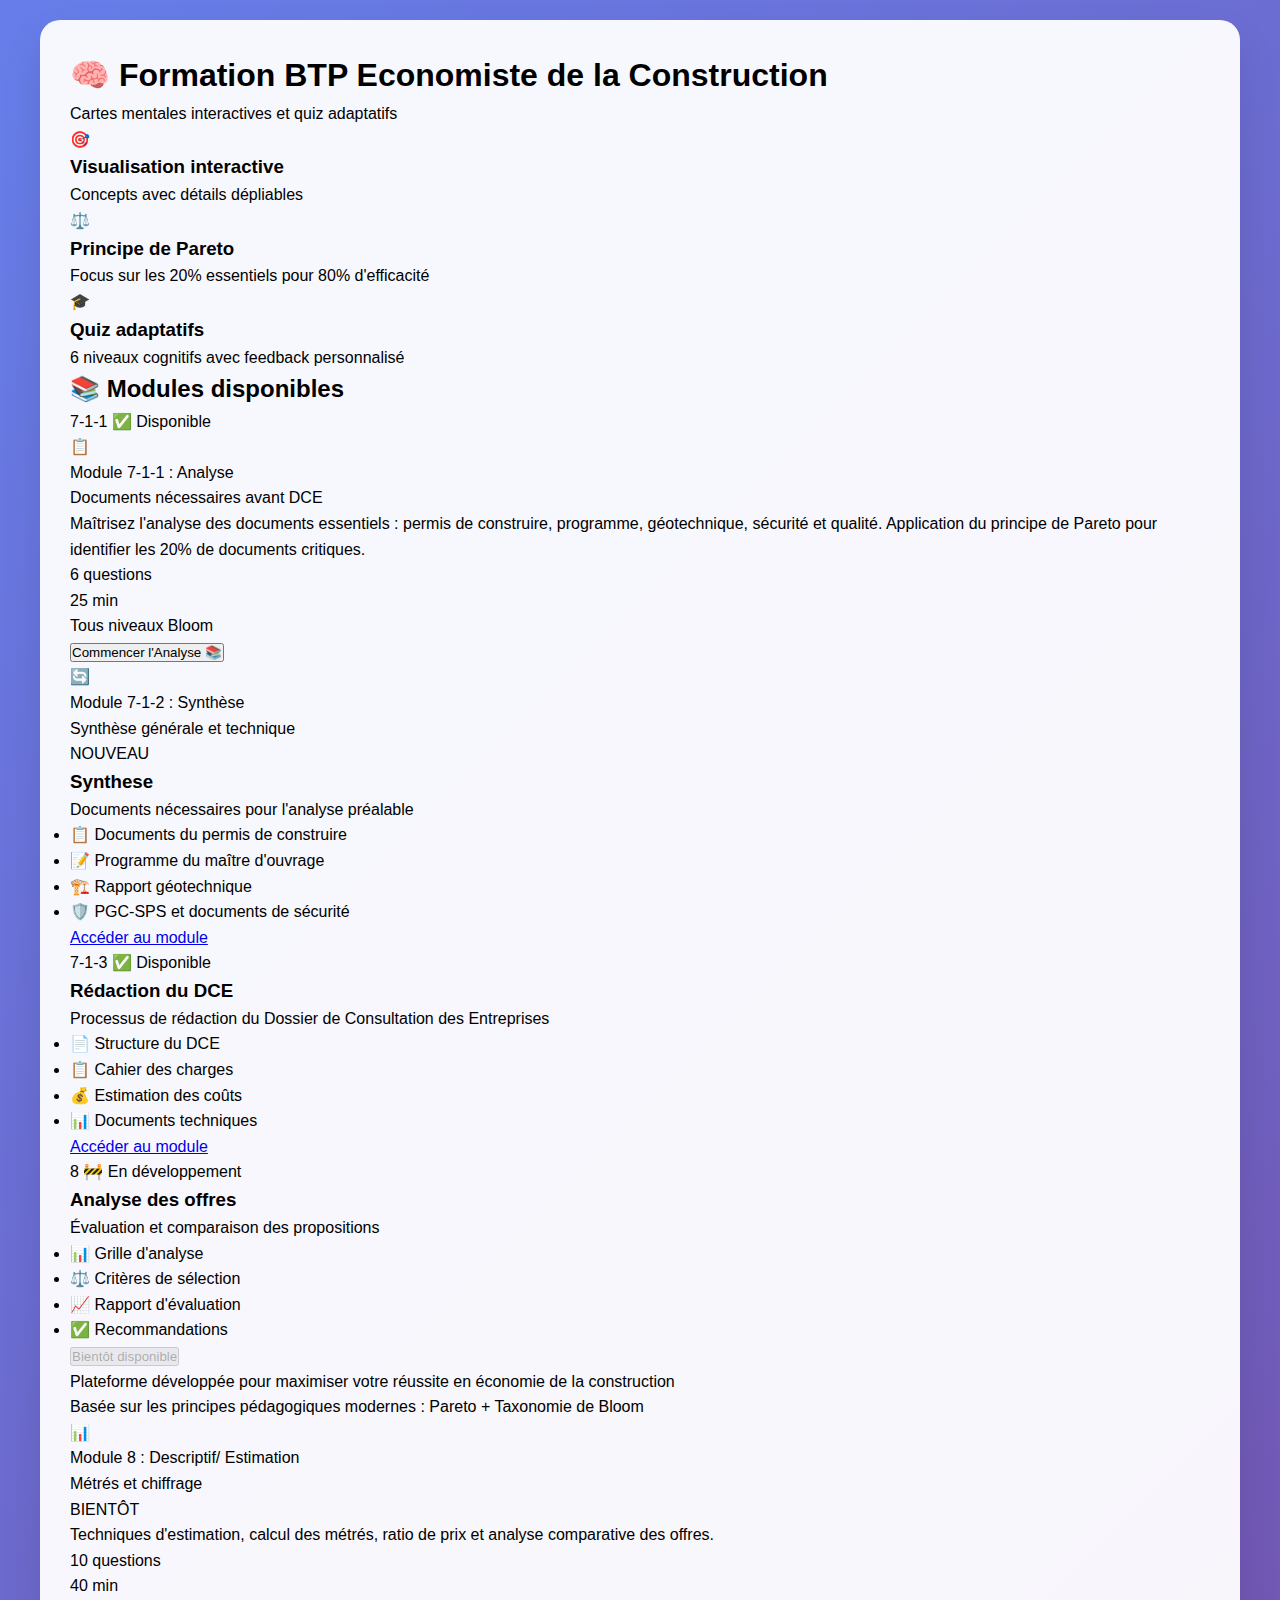
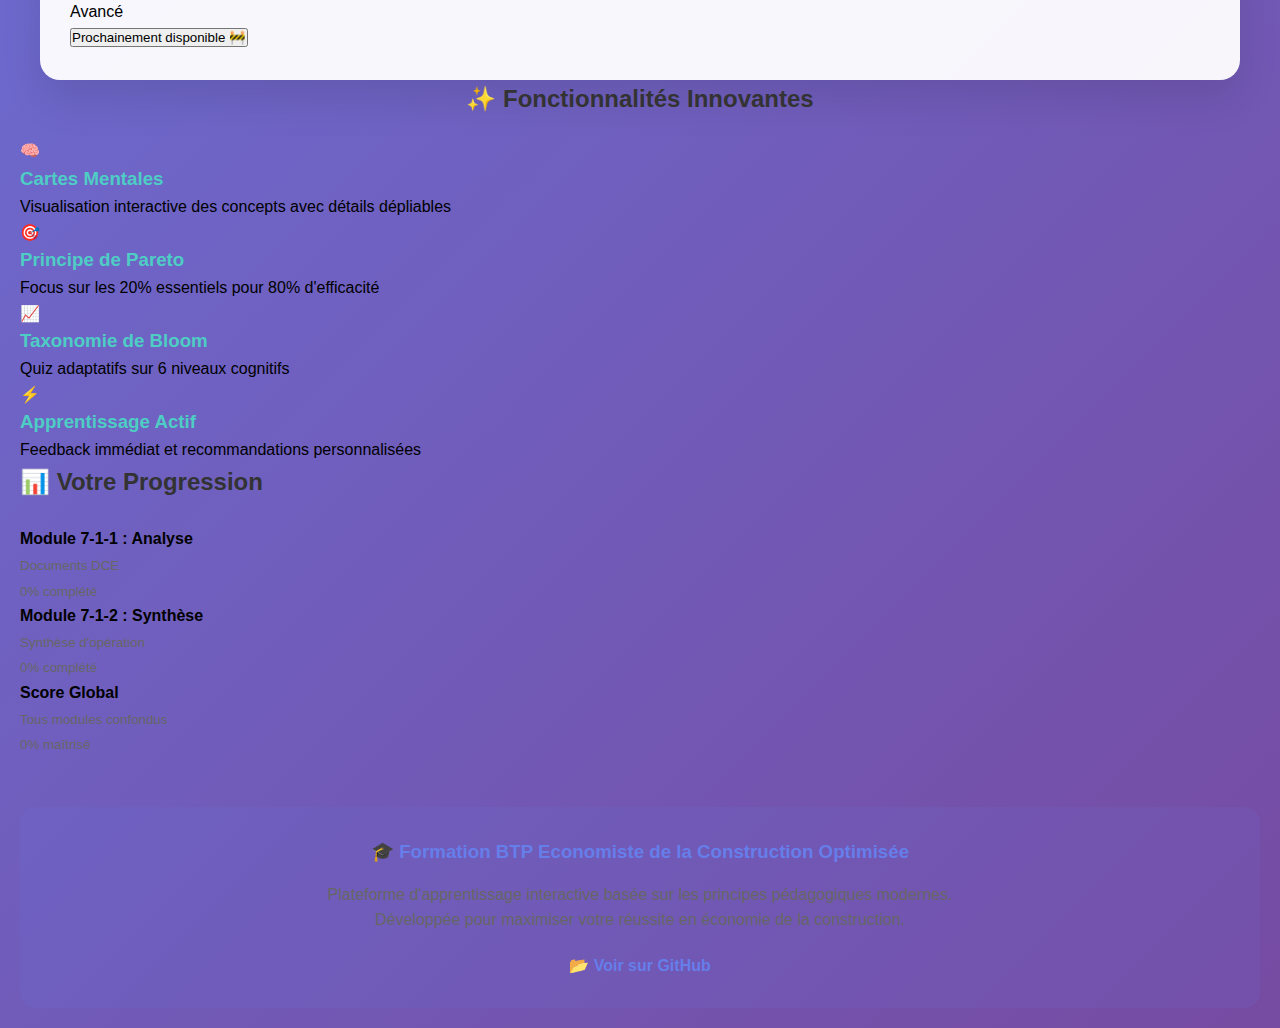
<file: index.html>
<!DOCTYPE html>
<html lang="fr">
<head>
    <meta charset="UTF-8">
    <meta name="viewport" content="width=device-width, initial-scale=1.0">
    <title>🧠 Formation BTP Economiste de la Construction</title>
    
    <!-- ✅ CSP corrigée - permettre les scripts et images -->
    <meta http-equiv="Content-Security-Policy" content="
        default-src 'self';
        script-src 'self' 'unsafe-inline' https://cdnjs.cloudflare.com;
        style-src 'self' 'unsafe-inline';
        img-src 'self' data: https:;
        font-src 'self' data:;
    ">
    
    <!-- Favicon optionnel -->
    <link rel="icon" type="image/x-icon" href="[data-uri]">
    
    <link rel="stylesheet" href="assets/css/main.css">
</head>
<body>
    <div class="container">
        <header class="hero">
            <h1>🧠 Formation BTP Economiste de la Construction</h1>
            <p class="subtitle">Cartes mentales interactives et quiz adaptatifs</p>
        </header>

        <div class="features">
            <div class="feature-card">
                <div class="feature-icon">🎯</div>
                <h3>Visualisation interactive</h3>
                <p>Concepts avec détails dépliables</p>
            </div>
            <div class="feature-card">
                <div class="feature-icon">⚖️</div>
                <h3>Principe de Pareto</h3>
                <p>Focus sur les 20% essentiels pour 80% d'efficacité</p>
            </div>
            <div class="feature-card">
                <div class="feature-icon">🎓</div>
                <h3>Quiz adaptatifs</h3>
                <p>6 niveaux cognitifs avec feedback personnalisé</p>
            </div>
        </div>

        <div class="modules-grid">
            <h2>📚 Modules disponibles</h2>
            
            <!-- ✅ Module 7-1-1-Analyse (existant et fonctionnel) -->
            <div class="module-card">
                <div class="module-header">
                    <span class="module-number">7-1-1</span>
                    <span class="module-status available">✅ Disponible</span>
                    <div class="module-icon">📋</div>
                    <div>
                        <div class="module-title">Module 7-1-1 : Analyse</div>
                        <div class="module-subtitle">Documents nécessaires avant DCE</div>
                    </div>
                </div>
                
                <div class="module-description">
                    Maîtrisez l'analyse des documents essentiels : permis de construire, programme, géotechnique, sécurité et qualité. Application du principe de Pareto pour identifier les 20% de documents critiques.
                </div>

                <div class="module-stats">
                    <div class="stat-item stat-questions">6 questions</div>
                    <div class="stat-item stat-time">25 min</div>
                    <div class="stat-item stat-level">Tous niveaux Bloom</div>
                </div>

                <button class="module-btn" onclick="window.location.href='modules/module-7-1-1-analyse.html'">
                    Commencer l'Analyse 📚
                </button>
                </div>
                <!-- Module 7-1-2 : Synthèse -->
            <div class="module-card">
                <div class="module-header">
                    <div class="module-icon">🔄</div>
                    <div>
                        <div class="module-title">Module 7-1-2 : Synthèse</div>
                        <div class="module-subtitle">Synthèse générale et technique</div>
                        <span class="badge new">NOUVEAU</span>
                    </div>
                <h3>Synthese</h3>
                <p>Documents nécessaires pour l'analyse préalable</p>
                <div class="module-content">
                    <ul>
                        <li>📋 Documents du permis de construire</li>
                        <li>📝 Programme du maître d'ouvrage</li>
                        <li>🏗️ Rapport géotechnique</li>
                        <li>🛡️ PGC-SPS et documents de sécurité</li>
                    </ul>
                </div>
                <a href="modules/module-7-1-2-synthese.html" class="module-btn">
                    Accéder au module
                </a>
            </div>

            <!-- ✅ Module 7-1-3 Rédaction DCE (nouvelle carte mentale) -->
            <div class="module-card">
                <div class="module-header">
                    <span class="module-number">7-1-3</span>
                    <span class="module-status available">✅ Disponible</span>
                </div>
                <h3>Rédaction du DCE</h3>
                <p>Processus de rédaction du Dossier de Consultation des Entreprises</p>
                <div class="module-content">
                    <ul>
                        <li>📄 Structure du DCE</li>
                        <li>📋 Cahier des charges</li>
                        <li>💰 Estimation des coûts</li>
                        <li>📊 Documents techniques</li>
                    </ul>
                </div>
                <!-- ❗ CORRECTION : Lien vers le bon fichier -->
                <a href="modules/module-7-1-3-redaction.html" class="module-btn">
                    Accéder au module
                </a>
            </div>

            <!-- ❌ Module en développement (éviter les liens 404) -->
            <div class="module-card coming-soon">
                <div class="module-header">
                    <span class="module-number">8</span>
                    <span class="module-status development">🚧 En développement</span>
                </div>
                <h3>Analyse des offres</h3>
                <p>Évaluation et comparaison des propositions</p>
                <div class="module-content">
                    <ul>
                        <li>📊 Grille d'analyse</li>
                        <li>⚖️ Critères de sélection</li>
                        <li>📈 Rapport d'évaluation</li>
                        <li>✅ Recommandations</li>
                    </ul>
                </div>
                <button class="module-btn disabled" disabled>
                    Bientôt disponible
                </button>
            </div>
        </div>

        <footer class="footer">
            <p>Plateforme développée pour maximiser votre réussite en économie de la construction</p>
            <p>Basée sur les principes pédagogiques modernes : Pareto + Taxonomie de Bloom</p>
        </footer>
    </div>

    <!-- ✅ Script avec gestion d'erreurs -->
    <script>
        // Gestion des erreurs globales
        window.addEventListener('error', function(e) {
            console.warn('Erreur capturée:', e.message);
        });

        // Animation des cartes au chargement
        document.addEventListener('DOMContentLoaded', function() {
            const cards = document.querySelectorAll('.module-card, .feature-card');
            cards.forEach((card, index) => {
                setTimeout(() => {
                    card.style.opacity = '1';
                    card.style.transform = 'translateY(0)';
                }, index * 100);
            });
        });

        // Vérification des liens avant navigation
        document.querySelectorAll('a[href^="modules/"]').forEach(link => {
            link.addEventListener('click', function(e) {
                const href = this.getAttribute('href');
                
                // Test simple de l'existence du fichier
                fetch(href, { method: 'HEAD' })
                    .then(response => {
                        if (!response.ok) {
                            e.preventDefault();
                            alert(`❌ Module non disponible: ${href}\n\nLe fichier n'existe pas encore.`);
                        }
                    })
                    .catch(() => {
                        e.preventDefault();
                        alert(`🚧 Module en construction\n\nCe module sera bientôt disponible.`);
                    });
            });
        });
    </script>
    <!-- Modules à venir -->
            <div class="module-card coming-soon">
                <div class="module-header">
                    <div class="module-icon">📊</div>
                    <div>
                        <div class="module-title">Module 8 : Descriptif/ Estimation</div>
                        <div class="module-subtitle">Métrés et chiffrage</div>
                        <span class="badge">BIENTÔT</span>
                    </div>
                </div>
                
                <div class="module-description">
                    Techniques d'estimation, calcul des métrés, ratio de prix et analyse comparative des offres.
                </div>

                <div class="module-stats">
                    <div class="stat-item stat-questions">10 questions</div>
                    <div class="stat-item stat-time">40 min</div>
                    <div class="stat-item stat-level">Avancé</div>
                </div>

                <button class="module-btn">
                    Prochainement disponible 🚧
                </button>
            </div>
        </div>
      <!-- Section Fonctionnalités -->
        <div class="features-section">
            <h2 style="text-align: center; color: #333; margin-bottom: 20px;">✨ Fonctionnalités Innovantes</h2>
            
            <div class="features-grid">
                <div class="feature-item">
                    <div class="feature-icon">🧠</div>
                    <h3 style="color: #4ecdc4;">Cartes Mentales</h3>
                    <p>Visualisation interactive des concepts avec détails dépliables</p>
                </div>

                <div class="feature-item">
                    <div class="feature-icon">🎯</div>
                    <h3 style="color: #4ecdc4;">Principe de Pareto</h3>
                    <p>Focus sur les 20% essentiels pour 80% d'efficacité</p>
                </div>

                <div class="feature-item">
                    <div class="feature-icon">📈</div>
                    <h3 style="color: #4ecdc4;">Taxonomie de Bloom</h3>
                    <p>Quiz adaptatifs sur 6 niveaux cognitifs</p>
                </div>

                <div class="feature-item">
                    <div class="feature-icon">⚡</div>
                    <h3 style="color: #4ecdc4;">Apprentissage Actif</h3>
                    <p>Feedback immédiat et recommandations personnalisées</p>
                </div>
            </div>
        </div>

     <!-- Section Progression -->
        <div class="progress-section">
            <h2 style="color: #333; margin-bottom: 25px;">📊 Votre Progression</h2>
            
            <div class="progress-item">
                <div>
                    <strong>Module 7-1-1 : Analyse</strong><br>
                    <small style="color: #666;">Documents DCE</small>
                </div>
                <div>
                    <div class="progress-bar-small">
                        <div class="progress-fill-small" style="width: 0%"></div>
                    </div>
                    <small style="color: #666;">0% complété</small>
                </div>
            </div>

            <div class="progress-item">
                <div>
                    <strong>Module 7-1-2 : Synthèse</strong><br>
                    <small style="color: #666;">Synthèse d'opération</small>
                </div>
                <div>
                    <div class="progress-bar-small">
                        <div class="progress-fill-small" style="width: 0%"></div>
                    </div>
                    <small style="color: #666;">0% complété</small>
                </div>
            </div>

            <div class="progress-item">
                <div>
                    <strong>Score Global</strong><br>
                    <small style="color: #666;">Tous modules confondus</small>
                </div>
                <div>
                    <div class="progress-bar-small">
                        <div class="progress-fill-small" style="width: 0%"></div>
                    </div>
                    <small style="color: #666;">0% maîtrisé</small>
                </div>
            </div>
        </div>

     <!-- Pied de page -->
        <div style="text-align: center; margin-top: 50px; padding: 30px; background: rgba(102, 126, 234, 0.1); border-radius: 15px;">
            <h3 style="color: #667eea; margin-bottom: 15px;">🎓 Formation BTP Economiste de la Construction Optimisée</h3>
            <p style="color: #666; line-height: 1.6;">
                Plateforme d'apprentissage interactive basée sur les principes pédagogiques modernes.<br>
                Développée pour maximiser votre réussite en économie de la construction.
            </p>
            <div style="margin-top: 20px;">
                <a href="https://github.com/cyrilhermantin-create/Cartes-mentales-de-cours" 
                   style="color: #667eea; text-decoration: none; font-weight: 600;">
                    📂 Voir sur GitHub
                </a>
            </div>
        </div>
    </div>
</body>
</html>
</file>
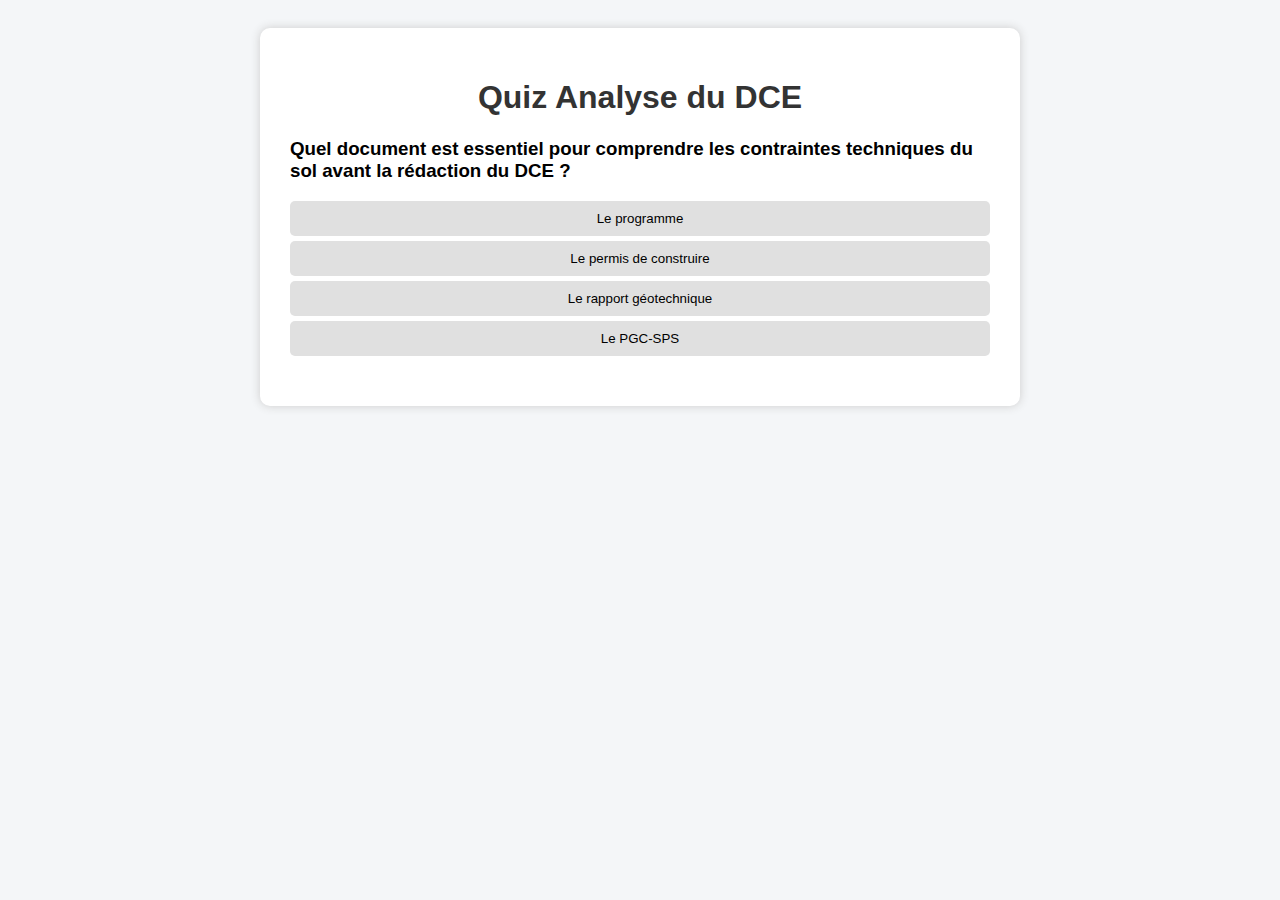
<file: quiz-analyse/index.html>
<!DOCTYPE html>
<html lang="fr">
<head>
  <meta charset="UTF-8">
  <title>Quiz Analyse DCE</title>
  <link rel="stylesheet" href="style.css">
</head>
<body>
  <div class="container">
    <h1>Quiz Analyse du DCE</h1>
    <div id="quiz-container"></div>
    <div id="score-container"></div>
    <button id="restart-btn" style="display:none;">Recommencer</button>
  </div>
  <script src="quiz.js"></script>
</body>
</html>
</file>
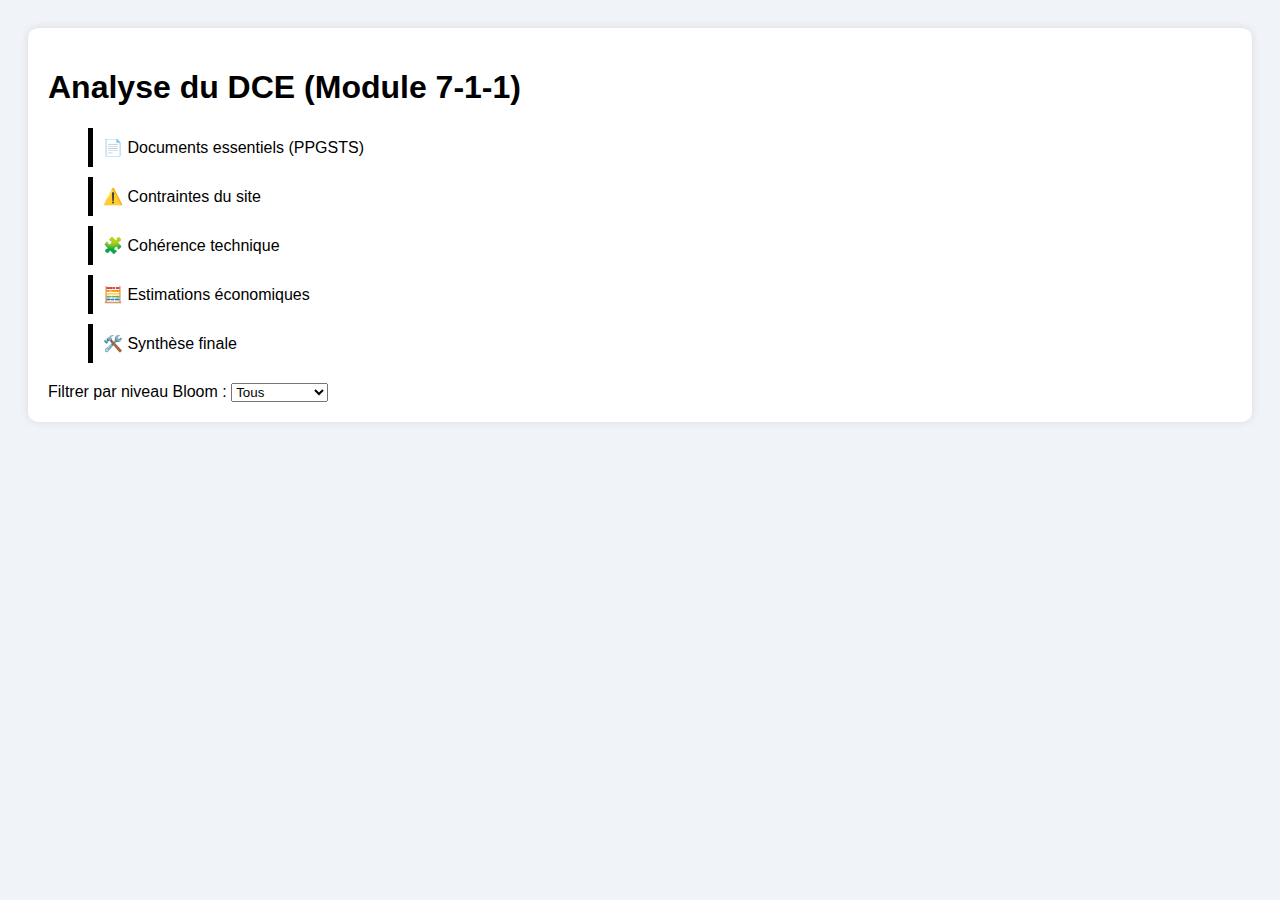
<file: modules/analyse.html>
<!DOCTYPE html>
<html lang="fr">
<head>
  <meta charset="UTF-8">
  <title>Carte mentale - Analyse du DCE</title>
  <link rel="stylesheet" href="style-analyse.css">
</head>
<body>
  <div id="carte-analyse">
    <h1>Analyse du DCE (Module 7-1-1)</h1>
    <ul class="branche">
      <li data-niveau="Analyser">📄 Documents essentiels (PPGSTS)</li>
      <li data-niveau="Évaluer">⚠️ Contraintes du site</li>
      <li data-niveau="Appliquer">🧩 Cohérence technique</li>
      <li data-niveau="Créer">🧮 Estimations économiques</li>
      <li data-niveau="Créer">🛠️ Synthèse finale</li>
    </ul>
    <div id="filtrage">
      <label for="niveau">Filtrer par niveau Bloom :</label>
      <select id="niveau">
        <option value="">Tous</option>
        <option value="Comprendre">Comprendre</option>
        <option value="Appliquer">Appliquer</option>
        <option value="Analyser">Analyser</option>
        <option value="Évaluer">Évaluer</option>
        <option value="Créer">Créer</option>
      </select>
    </div>
  </div>
  <script src="analyse.js" defer></script>
</body>
</html>
</file>
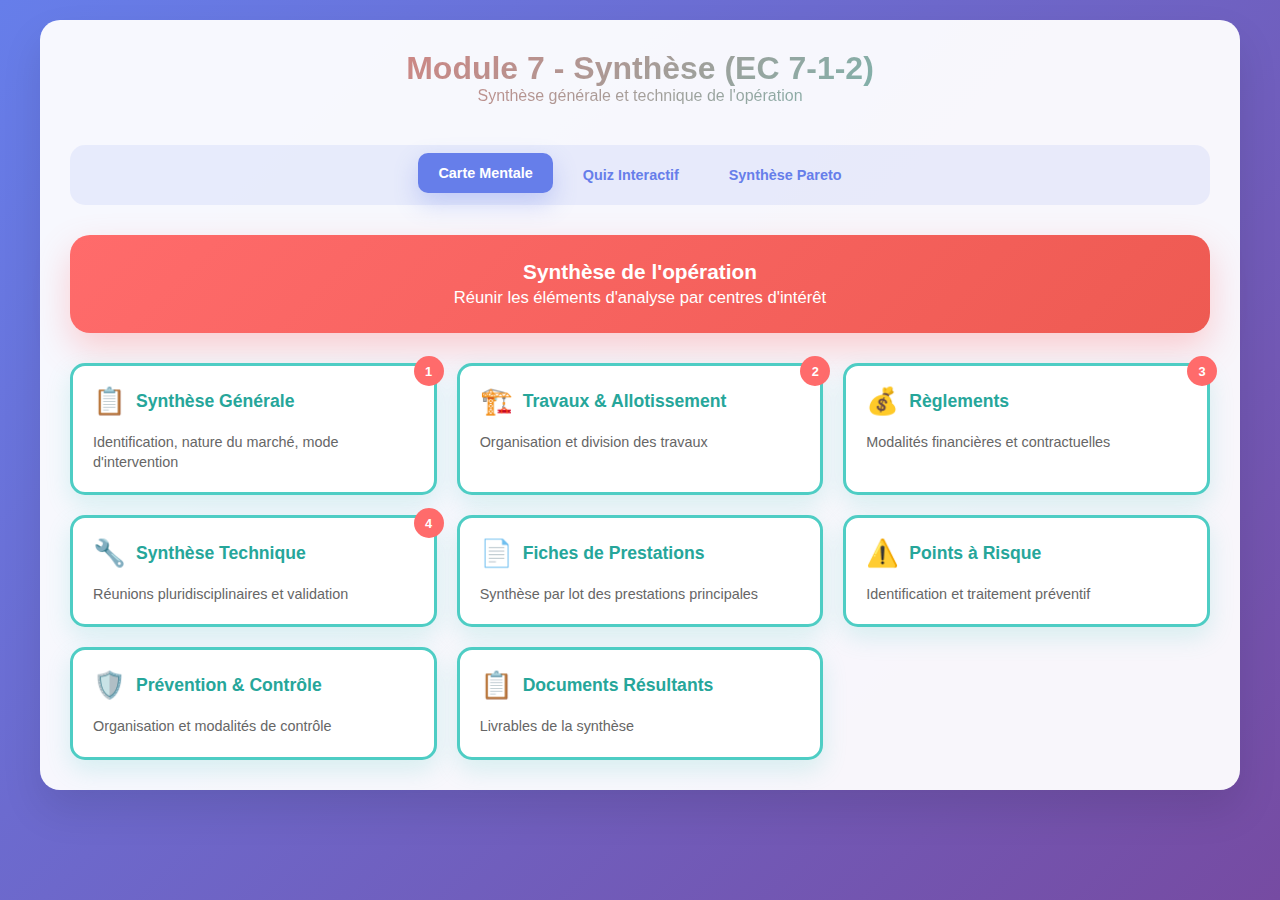
<file: modules/module 7-1-2-synthese.html>
<!DOCTYPE html>
<html lang="fr">
<head>
    <meta charset="UTF-8">
    <meta name="viewport" content="width=device-width, initial-scale=1.0">
    <title>Module 7 - Synthèse - Outils d'apprentissage</title>
    <style>
        * {
            margin: 0;
            padding: 0;
            box-sizing: border-box;
        }

        body {
            font-family: 'Segoe UI', Tahoma, Geneva, Verdana, sans-serif;
            background: linear-gradient(135deg, #667eea 0%, #764ba2 100%);
            min-height: 100vh;
            padding: 20px;
        }

        .container {
            max-width: 1200px;
            margin: 0 auto;
            background: rgba(255, 255, 255, 0.95);
            border-radius: 20px;
            padding: 30px;
            box-shadow: 0 20px 40px rgba(0, 0, 0, 0.1);
        }

        .header {
            text-align: center;
            margin-bottom: 40px;
            background: linear-gradient(135deg, #ff6b6b, #4ecdc4);
            -webkit-background-clip: text;
            -webkit-text-fill-color: transparent;
        }

        .tab-container {
            display: flex;
            justify-content: center;
            margin-bottom: 30px;
            background: rgba(102, 126, 234, 0.1);
            border-radius: 15px;
            padding: 5px;
            flex-wrap: wrap;
        }

        .tab-btn {
            padding: 12px 20px;
            margin: 5px;
            border: none;
            background: transparent;
            cursor: pointer;
            border-radius: 10px;
            font-weight: 600;
            transition: all 0.3s ease;
            color: #667eea;
            font-size: 0.9em;
        }

        .tab-btn.active {
            background: #667eea;
            color: white;
            transform: translateY(-2px);
            box-shadow: 0 10px 25px rgba(102, 126, 234, 0.3);
        }

        .content-section {
            display: none;
            animation: fadeIn 0.5s ease-in;
        }

        .content-section.active {
            display: block;
        }

        @keyframes fadeIn {
            from { opacity: 0; transform: translateY(20px); }
            to { opacity: 1; transform: translateY(0); }
        }

        /* Carte Mentale */
        .mindmap {
            display: grid;
            grid-template-columns: repeat(auto-fit, minmax(280px, 1fr));
            gap: 20px;
            margin-top: 30px;
        }

        .central-node {
            grid-column: 1 / -1;
            background: linear-gradient(135deg, #ff6b6b, #ee5a52);
            color: white;
            padding: 25px;
            border-radius: 20px;
            text-align: center;
            font-weight: bold;
            font-size: 1.3em;
            margin-bottom: 30px;
            box-shadow: 0 15px 35px rgba(255, 107, 107, 0.3);
        }

        .branch {
            background: white;
            border: 3px solid #4ecdc4;
            border-radius: 15px;
            padding: 20px;
            cursor: pointer;
            transition: all 0.3s ease;
            box-shadow: 0 10px 25px rgba(78, 205, 196, 0.2);
            position: relative;
        }

        .branch:hover {
            transform: translateY(-5px) scale(1.02);
            box-shadow: 0 15px 35px rgba(78, 205, 196, 0.4);
            border-color: #26a69a;
        }

        .branch h3 {
            color: #26a69a;
            margin-bottom: 15px;
            font-size: 1.1em;
            display: flex;
            align-items: center;
        }

        .branch-icon {
            font-size: 1.5em;
            margin-right: 10px;
        }

        .branch-summary {
            color: #666;
            font-size: 0.9em;
            line-height: 1.4;
        }

        .branch-details {
            display: none;
            margin-top: 20px;
            padding: 20px;
            background: rgba(78, 205, 196, 0.1);
            border-radius: 10px;
            border-left: 4px solid #26a69a;
        }

        .branch-details ul {
            list-style: none;
            padding: 0;
        }

        .branch-details li {
            padding: 8px 0;
            border-bottom: 1px solid rgba(78, 205, 196, 0.2);
            display: flex;
            align-items: center;
        }

        .branch-details li:before {
            content: "▶";
            color: #26a69a;
            margin-right: 10px;
            font-size: 0.8em;
        }

        .priority-badge {
            position: absolute;
            top: -10px;
            right: -10px;
            background: #ff6b6b;
            color: white;
            border-radius: 50%;
            width: 30px;
            height: 30px;
            display: flex;
            align-items: center;
            justify-content: center;
            font-size: 0.8em;
            font-weight: bold;
        }

        /* Quiz Styles */
        .quiz-container {
            background: white;
            border-radius: 15px;
            padding: 30px;
            margin: 20px 0;
            box-shadow: 0 10px 30px rgba(0, 0, 0, 0.1);
        }

        .question {
            font-size: 1.2em;
            font-weight: 600;
            margin-bottom: 20px;
            color: #333;
            line-height: 1.6;
        }

        .bloom-level {
            display: inline-block;
            padding: 8px 16px;
            border-radius: 20px;
            font-size: 0.8em;
            font-weight: bold;
            margin-bottom: 15px;
        }

        .bloom-memorisation { background: #ffeb3b; color: #333; }
        .bloom-comprehension { background: #ff9800; color: white; }
        .bloom-application { background: #4caf50; color: white; }
        .bloom-analyse { background: #2196f3; color: white; }
        .bloom-evaluation { background: #9c27b0; color: white; }
        .bloom-creation { background: #f44336; color: white; }

        .options {
            display: grid;
            gap: 12px;
            margin-bottom: 20px;
        }

        .option {
            padding: 18px;
            background: rgba(102, 126, 234, 0.05);
            border: 2px solid rgba(102, 126, 234, 0.2);
            border-radius: 12px;
            cursor: pointer;
            transition: all 0.3s ease;
            line-height: 1.5;
        }

        .option:hover {
            background: rgba(102, 126, 234, 0.1);
            border-color: #667eea;
            transform: translateY(-2px);
        }

        .option.selected {
            background: #667eea;
            color: white;
            border-color: #667eea;
        }

        .option.correct {
            background: #4caf50;
            color: white;
            border-color: #4caf50;
        }

        .option.incorrect {
            background: #f44336;
            color: white;
            border-color: #f44336;
        }

        .quiz-feedback {
            padding: 20px;
            border-radius: 12px;
            margin-top: 20px;
            display: none;
            line-height: 1.6;
        }

        .quiz-feedback.correct {
            background: rgba(76, 175, 80, 0.1);
            border-left: 4px solid #4caf50;
            color: #2e7d32;
        }

        .quiz-feedback.incorrect {
            background: rgba(244, 67, 54, 0.1);
            border-left: 4px solid #f44336;
            color: #c62828;
        }

        .btn {
            padding: 15px 30px;
            background: linear-gradient(135deg, #667eea, #764ba2);
            color: white;
            border: none;
            border-radius: 25px;
            cursor: pointer;
            font-weight: 600;
            transition: all 0.3s ease;
            margin: 10px 5px;
            font-size: 1em;
        }

        .btn:hover {
            transform: translateY(-2px);
            box-shadow: 0 10px 25px rgba(102, 126, 234, 0.4);
        }

        .progress-bar {
            width: 100%;
            height: 12px;
            background: rgba(102, 126, 234, 0.2);
            border-radius: 6px;
            margin-bottom: 25px;
        }

        .progress-fill {
            height: 100%;
            background: linear-gradient(135deg, #667eea, #764ba2);
            border-radius: 6px;
            width: 0%;
            transition: width 0.5s ease;
        }

        .score {
            text-align: center;
            font-size: 1.8em;
            font-weight: bold;
            color: #667eea;
            margin: 25px 0;
        }

        /* Synthèse Pareto */
        .pareto-section {
            background: linear-gradient(135deg, rgba(255, 107, 107, 0.1), rgba(78, 205, 196, 0.1));
            padding: 30px;
            border-radius: 15px;
            margin: 20px 0;
            border-left: 5px solid #ff6b6b;
        }

        .key-concept {
            background: white;
            padding: 25px;
            border-radius: 12px;
            margin: 15px 0;
            box-shadow: 0 8px 20px rgba(0, 0, 0, 0.1);
            border-left: 4px solid #4ecdc4;
        }

        .importance-badge {
            display: inline-block;
            padding: 8px 16px;
            background: #ff6b6b;
            color: white;
            border-radius: 20px;
            font-size: 0.85em;
            font-weight: bold;
            margin-bottom: 15px;
        }

        .concept-details {
            display: grid;
            grid-template-columns: 1fr 2fr;
            gap: 20px;
            align-items: start;
            margin-top: 15px;
        }

        .concept-icon {
            font-size: 3em;
            text-align: center;
            opacity: 0.7;
        }

        .mnemonic-box {
            background: linear-gradient(135deg, #4ecdc4, #44a08d);
            color: white;
            padding: 25px;
            border-radius: 15px;
            margin: 25px 0;
            text-align: center;
        }

        .mnemonic-letters {
            font-size: 2.5em;
            font-weight: bold;
            letter-spacing: 0.2em;
            margin-bottom: 15px;
        }

        @media (max-width: 768px) {
            .container {
                padding: 15px;
            }
            
            .tab-btn {
                padding: 10px 15px;
                font-size: 0.8em;
            }
            
            .concept-details {
                grid-template-columns: 1fr;
            }
        }
    </style>
</head>
<body>
    <div class="container">
        <div class="header">
            <h1>Module 7 - Synthèse (EC 7-1-2)</h1>
            <p>Synthèse générale et technique de l'opération</p>
        </div>

        <div class="tab-container">
            <button class="tab-btn active" onclick="showSection('mindmap')">Carte Mentale</button>
            <button class="tab-btn" onclick="showSection('quiz')">Quiz Interactif</button>
            <button class="tab-btn" onclick="showSection('pareto')">Synthèse Pareto</button>
        </div>

        <!-- Carte Mentale -->
        <div id="mindmap" class="content-section active">
            <div class="central-node">
                Synthèse de l'opération<br>
                <small style="font-weight: normal; font-size: 0.8em;">Réunir les éléments d'analyse par centres d'intérêt</small>
            </div>
            
            <div class="mindmap">
                <div class="branch" onclick="toggleDetails('synthese-generale')">
                    <div class="priority-badge">1</div>
                    <h3><span class="branch-icon">📋</span>Synthèse Générale</h3>
                    <p class="branch-summary">Identification, nature du marché, mode d'intervention</p>
                    <div id="synthese-generale" class="branch-details">
                        <ul>
                            <li>Identification maître d'ouvrage et chantier</li>
                            <li>Nature du marché (public/privé)</li>
                            <li>Réglementation spécifique applicable</li>
                            <li>Mode de désignation des entreprises</li>
                            <li>Intervention (lots séparés/co-traitance/entreprise générale)</li>
                            <li>Dimensions des installations de chantier</li>
                        </ul>
                    </div>
                </div>

                <div class="branch" onclick="toggleDetails('travaux-allotissement')">
                    <div class="priority-badge">2</div>
                    <h3><span class="branch-icon">🏗️</span>Travaux & Allotissement</h3>
                    <p class="branch-summary">Organisation et division des travaux</p>
                    <div id="travaux-allotissement" class="branch-details">
                        <ul>
                            <li>Allotissement (division en lots)</li>
                            <li>Nombre de lots bâtiments et VRD</li>
                            <li>Liste et montants par annexe</li>
                            <li>Macro-lots (regroupement de corps d'état)</li>
                            <li>Mode d'intervention si pas d'allotissement</li>
                            <li>Coordination des travaux</li>
                            <li>Critères mémoire technique</li>
                        </ul>
                    </div>
                </div>

                <div class="branch" onclick="toggleDetails('reglements')">
                    <div class="priority-badge">3</div>
                    <h3><span class="branch-icon">💰</span>Règlements</h3>
                    <p class="branch-summary">Modalités financières et contractuelles</p>
                    <div id="reglements" class="branch-details">
                        <ul>
                            <li>Mois de référence</li>
                            <li>Marché à forfait vs prix unitaire</li>
                            <li>Révision (obligatoire >3 mois) et formule</li>
                            <li>Actualisation</li>
                            <li>Comptes prorata</li>
                            <li>Situations et délais (30 jours)</li>
                            <li>Retenue de garantie (max 5%)</li>
                            <li>Régime des avances</li>
                        </ul>
                    </div>
                </div>

                <div class="branch" onclick="toggleDetails('synthese-technique')">
                    <div class="priority-badge">4</div>
                    <h3><span class="branch-icon">🔧</span>Synthèse Technique</h3>
                    <p class="branch-summary">Réunions pluridisciplinaires et validation</p>
                    <div id="synthese-technique" class="branch-details">
                        <ul>
                            <li>Participants : MOE, MOA, Bureau contrôle, entreprises</li>
                            <li>Validation par tous les intervenants</li>
                            <li>Planification des réunions</li>
                            <li>Relecture des CCTP par lot</li>
                            <li>Sensibilisation aux interfaces</li>
                            <li>Identification des points à risque</li>
                        </ul>
                    </div>
                </div>

                <div class="branch" onclick="toggleDetails('fiches-prestations')">
                    <h3><span class="branch-icon">📄</span>Fiches de Prestations</h3>
                    <p class="branch-summary">Synthèse par lot des prestations principales</p>
                    <div id="fiches-prestations" class="branch-details">
                        <ul>
                            <li>Gros œuvre, charpente, couverture, zingerie</li>
                            <li>Caractéristiques techniques par lot</li>
                            <li>Études réalisées et responsables</li>
                            <li>Matériaux spécifiés</li>
                            <li>Consistance des travaux</li>
                            <li>Détection d'oublis et redondances</li>
                        </ul>
                    </div>
                </div>

                <div class="branch" onclick="toggleDetails('points-risque')">
                    <h3><span class="branch-icon">⚠️</span>Points à Risque</h3>
                    <p class="branch-summary">Identification et traitement préventif</p>
                    <div id="points-risque" class="branch-details">
                        <ul>
                            <li>Spécificité technique du projet</li>
                            <li>Problèmes habituels des entreprises</li>
                            <li>Interfaces techniques critiques</li>
                            <li>Liste des points à risque</li>
                            <li>Communication au bureau de contrôle</li>
                            <li>Plans de synthèse</li>
                        </ul>
                    </div>
                </div>

                <div class="branch" onclick="toggleDetails('prevention-controle')">
                    <h3><span class="branch-icon">🛡️</span>Prévention & Contrôle</h3>
                    <p class="branch-summary">Organisation et modalités de contrôle</p>
                    <div id="prevention-controle" class="branch-details">
                        <ul>
                            <li>Responsable prévention contrôle</li>
                            <li>Réunions d'analyse des limites</li>
                            <li>Validation des PV par bureau contrôle</li>
                            <li>Fiches modèles de traitement</li>
                            <li>Points de contrôle et d'arrêt</li>
                            <li>Planning d'exécution intégré</li>
                        </ul>
                    </div>
                </div>

                <div class="branch" onclick="toggleDetails('documents-resultants')">
                    <h3><span class="branch-icon">📋</span>Documents Résultants</h3>
                    <p class="branch-summary">Livrables de la synthèse</p>
                    <div id="documents-resultants" class="branch-details">
                        <ul>
                            <li>Planning avec points critiques</li>
                            <li>Liste récapitulative des contrôles</li>
                            <li>Fiches de traitement des points à risque</li>
                            <li>Tableau des points de contrôle/d'arrêt</li>
                            <li>Planning des visites de contrôle</li>
                            <li>Procès-verbaux de réunions</li>
                        </ul>
                    </div>
                </div>
            </div>
        </div>

        <!-- Quiz Interactif -->
        <div id="quiz" class="content-section">
            <div class="progress-bar">
                <div class="progress-fill" id="progressBar"></div>
            </div>
            <div class="score" id="scoreDisplay">Score: 0/0</div>
            
            <div id="quizContainer">
                <!-- Les questions seront générées par JavaScript -->
            </div>
            
            <div style="text-align: center; margin-top: 30px;">
                <button class="btn" id="startQuiz" onclick="startQuiz()">Commencer le Quiz</button>
                <button class="btn" id="nextQuestion" onclick="nextQuestion()" style="display: none;">Question Suivante</button>
                <button class="btn" id="restartQuiz" onclick="restartQuiz()" style="display: none;">Recommencer</button>
            </div>
        </div>

        <!-- Synthèse Pareto -->
        <div id="pareto" class="content-section">
            <div class="pareto-section">
                <h2 style="color: #ff6b6b; margin-bottom: 25px;">🎯 Principe de Pareto - 20% Essentiel = 80% des Connaissances</h2>
                
                <div class="key-concept">
                    <div class="importance-badge">CRITIQUE - 30%</div>
                    <h3>1. Synthèse Générale de l'Opération</h3>
                    <div class="concept-details">
                        <div class="concept-icon">📋</div>
                        <div>
                            <p><strong>Base fondamentale :</strong> Identification des acteurs, nature du marché, mode d'intervention. Ces informations orientent toute la suite de l'opération et déterminent les procédures applicables.</p>
                            <ul style="margin-top: 10px; padding-left: 20px;">
                                <li>Maître d'ouvrage et identification chantier</li>
                                <li>Marché public vs privé (réglementation différente)</li>
                                <li>Mode d'intervention (lots séparés/groupement/entreprise générale)</li>
                            </ul>
                        </div>
                    </div>
                </div>

                <div class="key-concept">
                    <div class="importance-badge">CRITIQUE - 25%</div>
                    <h3>2. Modalités de Règlement</h3>
                    <div class="concept-details">
                        <div class="concept-icon">💰</div>
                        <div>
                            <p><strong>Impact financier majeur :</strong> Détermine les conditions de paiement, révision, et garanties. Erreurs = litiges coûteux et retards de paiement.</p>
                            <ul style="margin-top: 10px; padding-left: 20px;">
                                <li>Marché >3 mois = révision obligatoire</li>
                                <li>Délai règlement = 30 jours (public et privé)</li>
                                <li>Retenue de garantie max 5%</li>
                            </ul>
                        </div>
                    </div>
                </div>

                <div class="key-concept">
                    <div class="importance-badge">ESSENTIEL - 20%</div>
                    <h3>3. Synthèse Technique & Points à Risque</h3>
                    <div class="concept-details">
                        <div class="concept-icon">⚠️</div>
                        <div>
                            <p><strong>Prévention des dysfonctionnements :</strong> Identification anticipée des interfaces critiques et points de vigilance spécifiques au projet et aux entreprises.</p>
                            <ul style="margin-top: 10px; padding-left: 20px;">
                                <li>Réunions pluridisciplinaires obligatoires</li>
                                <li>Analyse des interfaces techniques</li>
                                <li>Fiches de traitement des risques</li>
                            </ul>
                        </div>
                    </div>
                </div>

                <div class="key-concept">
                    <div class="importance-badge">IMPORTANT - 15%</div>
                    <h3>4. Organisation Prévention & Contrôle</h3>
                    <div class="concept-details">
                        <div class="concept-icon">🛡️</div>
                        <div>
                            <p><strong>Qualité et conformité :</strong> Mise en place du système de contrôle avec points d'arrêt, autocontrôles, et planning intégré.</p>
                            <ul style="margin-top: 10px; padding-left: 20px;">
                                <li>Points de contrôle dans planning</li>
                                <li>Validation bureau de contrôle</li>
                                <li>Fiches modèles de traitement</li>
                            </ul>
                        </div>
                    </div>
                </div>

                <div class="key-concept">
                    <div class="importance-badge">COMPLÉMENTAIRE - 10%</div>
                    <h3>5. Documents et Allotissement</h3>
                    <div class="concept-details">
                        <div class="concept-icon">📄</div>
                        <div>
                            <p><strong>Organisation opérationnelle :</strong> Structuration des lots, fiches de prestations, et documents de suivi pour la phase d'exécution.</p>
                        </div>
                    </div>
                </div>

                <div class="mnemonic-box">
                    <h3 style="margin-bottom: 15px;">💡 Moyen Mnémotechnique</h3>
                    <div class="mnemonic-letters">S-R-T-P</div>
                    <p style="font-size: 1.1em; line-height: 1.6;">
                        <strong>S</strong>ynthèse générale<br>
                        <strong>R</strong>èglements financiers<br>
                        <strong>T</strong>echnique & risques<br>
                        <strong>P</strong>révention & contrôle
                    </p>
                    <p style="margin-top: 15px; font-size: 0.95em; opacity: 0.9;">
                        Ces 4 piliers représentent 90% des connaissances essentielles !
                    </p>
                </div>

                <div style="background: rgba(102, 126, 234, 0.1); padding: 20px; border-radius: 12px; margin-top: 25px;">
                    <h3 style="color: #667eea; margin-bottom: 15px;">🎯 Stratégie d'apprentissage optimale :</h3>
                    <ol style="padding-left: 20px; line-height: 1.8;">
                        <li><strong>Maîtriser S-R-T-P</strong> = 90% de réussite assurée</li>
                        <li><strong>Synthèse générale</strong> = comprendre le cadre global</li>
                        <li><strong>Règlements</strong> = mémoriser les chiffres clés (30j, 5%, 3 mois)</li>
                        <li><strong>Technique</strong> = focus sur les interfaces et risques</li>
                        <li><strong>Prévention</strong> = retenir l'organisation et validation</li>
                    </ol>
                </div>
            </div>
        </div>
    </div>

    <script>
        // Questions du quiz basées sur la taxonomie de Bloom
        const questions = [
            {
                level: "memorisation",
                question: "Au-delà de quelle durée un marché est-il obligatoirement révisable ?",
                options: [
                    "1 mois",
                    "3 mois", 
                    "6 mois",
                    "12 mois"
                ],
                correct: 1,
                feedback: "Un marché de plus de 3 mois est obligatoirement révisable pour tenir compte de l'influence du temps sur les prix."
            },
            {
                level: "memorisation",
                question: "Quel est le pourcentage maximum de la retenue de garantie ?",
                options: [
                    "3%",
                    "5%",
                    "7%",
                    "10%"
                ],
                correct: 1,
                feedback: "La retenue de garantie ne peut pas excéder 5% du montant du marché."
            },
            {
                level: "comprehension", 
                question: "Pourquoi organise-t-on une synthèse technique avec tous les intervenants ?",
                options: [
                    "Pour respecter la réglementation",
                    "Pour détecter les oublis, imprécisions et redondances",
                    "Pour valider les prix des entreprises", 
                    "Pour établir le planning des travaux"
                ],
                correct: 1,
                feedback: "La synthèse technique permet de détecter les oublis, imprécisions et redondances dans les marchés, et d'améliorer la connaissance du champ d'intervention de chacun."
            },
            {
                level: "application",
                question: "Dans un projet de construction d'école, quels participants DOIVENT être présents aux réunions de synthèse technique ?",
                options: [
                    "Seulement le maître d'œuvre et les entreprises",
                    "MOE, MOA, Bureau de contrôle, entreprises, bureau d'études",
                    "Uniquement le responsable prévention et les entrepr
</file>
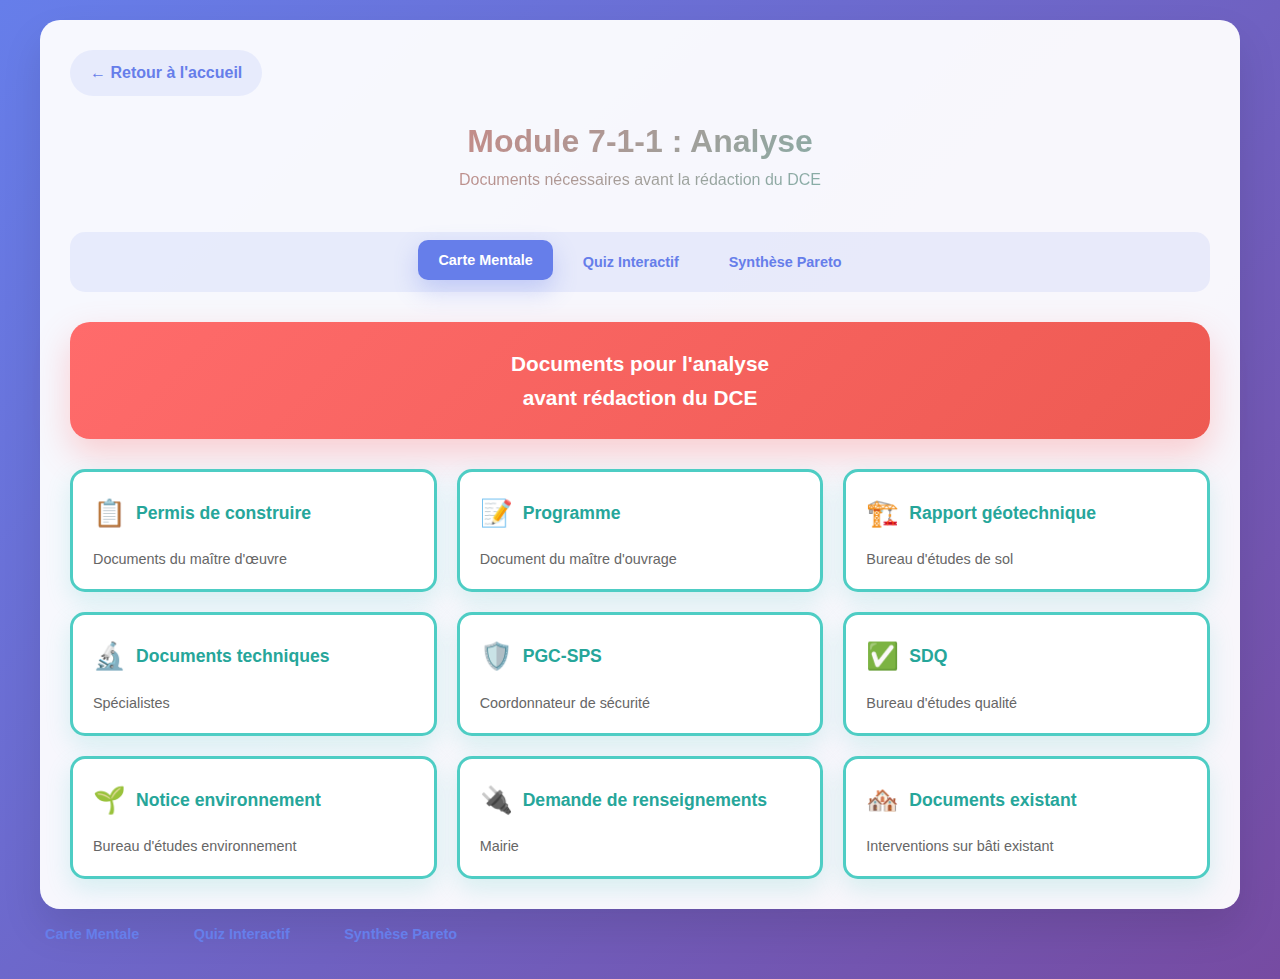
<file: modules/module-7-1-1-analyse.html>
<!DOCTYPE html>
<html lang="fr">
<head>
    <meta charset="UTF-8">
    <meta name="viewport" content="width=device-width, initial-scale=1.0">
    <title>Module 7-1-1 - Analyse - Formation BTP Economiste de la Construction</title>
    <link rel="stylesheet" href="../assets/css/main.css">
</head>
<body>
    <div class="container">
        <div class="back-nav">
            <a href="../index.html" class="back-btn">
                ← Retour à l'accueil
            </a>
        </div>

        <div class="header">
            <h1>Module 7-1-1 : Analyse</h1>
            <p>Documents nécessaires avant la rédaction du DCE</p>
        </div>

        <div class="tab-container">
            <button class="tab-btn active" onclick="showSection('mindmap')">Carte Mentale</button>
            <button class="tab-btn" onclick="showSection('quiz')">Quiz Interactif</button>
            <button class="tab-btn" onclick="showSection('pareto')">Synthèse Pareto</button>
        </div>

        <!-- Carte Mentale -->
        <div id="mindmap" class="content-section active">
            <div class="central-node">
                Documents pour l'analyse<br>avant rédaction du DCE
            </div>
            
            <div class="mindmap">
                <div class="branch" onclick="toggleDetails('permis')">
                    <h3><span class="branch-icon">📋</span>Permis de construire</h3>
                    <p class="branch-summary">Documents du maître d'œuvre</p>
                    <div id="permis" class="branch-details">
                        <ul>
                            <li>Plans architecturaux</li>
                            <li>Notices d'accessibilité handicapés</li>
                            <li>Notices d'insertion environnement</li>
                            <li>Compréhension complète de l'ouvrage</li>
                        </ul>
                    </div>
                </div>

                <div class="branch" onclick="toggleDetails('programme')">
                    <h3><span class="branch-icon">📝</span>Programme</h3>
                    <p class="branch-summary">Document du maître d'ouvrage</p>
                    <div id="programme" class="branch-details">
                        <ul>
                            <li>Besoins du maître d'ouvrage</li>
                            <li>Nature et spécifications de l'ouvrage</li>
                            <li>Réglementations applicables</li>
                            <li>Contraintes (environnementales, urbanisme)</li>
                            <li>Exigences spécifiques</li>
                            <li>Financement validé</li>
                        </ul>
                    </div>
                </div>

                <div class="branch" onclick="toggleDetails('geotechnique')">
                    <h3><span class="branch-icon">🏗️</span>Rapport géotechnique</h3>
                    <p class="branch-summary">Bureau d'études de sol</p>
                    <div id="geotechnique" class="branch-details">
                        <ul>
                            <li>Nature du sol</li>
                            <li>Contraintes géotechniques</li>
                            <li>Impact sur la construction</li>
                        </ul>
                    </div>
                </div>

                <div class="branch" onclick="toggleDetails('techniques')">
                    <h3><span class="branch-icon">🔬</span>Documents techniques</h3>
                    <p class="branch-summary">Spécialistes</p>
                    <div id="techniques" class="branch-details">
                        <ul>
                            <li>Rapport acoustique (acousticien)</li>
                            <li>Rapport thermique (thermicien)</li>
                            <li>Directives spécialisées</li>
                        </ul>
                    </div>
                </div>

                <div class="branch" onclick="toggleDetails('securite')">
                    <h3><span class="branch-icon">🛡️</span>PGC-SPS</h3>
                    <p class="branch-summary">Coordonnateur de sécurité</p>
                    <div id="securite" class="branch-details">
                        <ul>
                            <li>Risques liés au site</li>
                            <li>Contraintes de sécurité</li>
                            <li>Répercussion vers les entreprises</li>
                        </ul>
                    </div>
                </div>

                <div class="branch" onclick="toggleDetails('qualite')">
                    <h3><span class="branch-icon">✅</span>SDQ</h3>
                    <p class="branch-summary">Bureau d'études qualité</p>
                    <div id="qualite" class="branch-details">
                        <ul>
                            <li>Schéma directeur de la qualité</li>
                            <li>Exigences qualité</li>
                            <li>Pièces à produire pour les offres</li>
                        </ul>
                    </div>
                </div>

                <div class="branch" onclick="toggleDetails('environnement')">
                    <h3><span class="branch-icon">🌱</span>Notice environnement</h3>
                    <p class="branch-summary">Bureau d'études environnement</p>
                    <div id="environnement" class="branch-details">
                        <ul>
                            <li>Exigences environnementales</li>
                            <li>Respect de l'environnement</li>
                            <li>Documentation requise</li>
                        </ul>
                    </div>
                </div>

                <div class="branch" onclick="toggleDetails('reseaux')">
                    <h3><span class="branch-icon">🔌</span>Demande de renseignements</h3>
                    <p class="branch-summary">Mairie</p>
                    <div id="reseaux" class="branch-details">
                        <ul>
                            <li>Concessionnaires des réseaux</li>
                            <li>Contraintes de site</li>
                            <li>Réseaux existants</li>
                        </ul>
                    </div>
                </div>

                <div class="branch" onclick="toggleDetails('existant')">
                    <h3><span class="branch-icon">🏘️</span>Documents existant</h3>
                    <p class="branch-summary">Interventions sur bâti existant</p>
                    <div id="existant" class="branch-details">
                        <ul>
                            <li>Relevé géomètre (topographie)</li>
                            <li>Diagnostics techniques (amiante, plomb, termite, radon)</li>
                            <li>Plan du cadastre</li>
                            <li>Permis de démolir si nécessaire</li>
                        </ul>
                    </div>
                </div>
            </div>
        </div>

        <!-- Quiz Interactif -->
        <div id="quiz" class="content-section">
            <div class="progress-bar">
                <div class="progress-fill" id="progressBar"></div>
            </div>
            <div class="score" id="scoreDisplay">Score: 0/0</div>
            
            <div id="quizContainer">
                <!-- Les questions seront générées par JavaScript -->
            </div>
            
            <div style="text-align: center; margin-top: 30px;">
                <button class="btn" id="startQuiz" onclick="startQuiz()">Commencer le Quiz</button>
                <button class="btn" id="nextQuestion" onclick="nextQuestion()" style="display: none;">Question Suivante</button>
                <button class="btn" id="restartQuiz" onclick="restartQuiz()" style="display: none;">Recommencer</button>
            </div>
        </div>

        <!-- Synthèse Pareto -->
        <div id="pareto" class="content-section">
            <div class="pareto-section">
                <h2 style="color: #ff6b6b; margin-bottom: 20px;">🎯 Principe de Pareto - 20% Essentiel = 80% des Connaissances</h2>
                
                <div class="key-concept">
                    <div class="importance-badge">CRITIQUE - 25%</div>
                    <h3>1. Documents du Maître d'Œuvre</h3>
                    <p><strong>Permis de construire :</strong> Base fondamentale pour comprendre l'ouvrage et ses contraintes réglementaires. Sans ces documents, impossible de rédiger un DCE cohérent.</p>
                </div>

                <div class="key-concept">
                    <div class="importance-badge">CRITIQUE - 25%</div>
                    <h3>2. Programme du Maître d'Ouvrage</h3>
                    <p><strong>Obligatoire en marché public :</strong> Définit les besoins, spécifications, contraintes et financement. Document stratégique pour orienter toute l'analyse.</p>
                </div>

                <div class="key-concept">
                    <div class="importance-badge">ESSENTIEL - 20%</div>
                    <h3>3. Rapport Géotechnique</h3>
                    <p><strong>Impact direct sur les fondations :</strong> Détermine les contraintes techniques majeures et influence significativement les coûts de construction.</p>
                </div>

                <div class="key-concept">
                    <div class="importance-badge">ESSENTIEL - 15%</div>
                    <h3>4. Documents Sécurité & Qualité</h3>
                    <p><strong>PGC-SPS et SDQ :</strong> Obligatoires pour définir les exigences de sécurité et qualité qui impactent directement les entreprises.</p>
                </div>

                <div class="key-concept">
                    <div class="importance-badge">IMPORTANT - 15%</div>
                    <h3>5. Documents Spécialisés</h3>
                    <p><strong>Rapports techniques :</strong> Acoustique, thermique, environnement - définissent les contraintes techniques spécifiques selon le projet.</p>
                </div>

                <div class="mnemonic-box">
                    <h3 style="margin-bottom: 15px;">💡 Moyen Mnémotechnique</h3>
                    <div class="mnemonic-letters">PPGSTS</div>
                    <p style="font-size: 1.1em; line-height: 1.6;">
                        <strong>P</strong>ermis + <strong>P</strong>rogramme + <strong>G</strong>éotechnique + <strong>S</strong>écurité + <strong>T</strong>echnique + <strong>S</strong>pécifique
                    </p>
                    <p style="margin-top: 15px; font-size: 0.95em; opacity: 0.9;">
                        Ces 6 catégories représentent 80% des connaissances essentielles du module !
                    </p>
                </div>
            </div>
        </div>
    </div>
    <button class="tab-btn" data-target="carte" onclick="showSection('carte')">Carte Mentale</button>
<button class="tab-btn" data-target="quiz" onclick="showSection('quiz')">Quiz Interactif</button>
<button class="tab-btn" data-target="pareto" onclick="showSection('pareto')">Synthèse Pareto</button>

<div id="carte" class="content-section">...</div>
<div id="quiz" class="content-section" style="display:none;">...</div>
<div id="pareto" class="content-section" style="display:none;">...</div>


   <script src="../assets/js/module-7-1-1.js" defer></script>
</body>
</html>
</file>
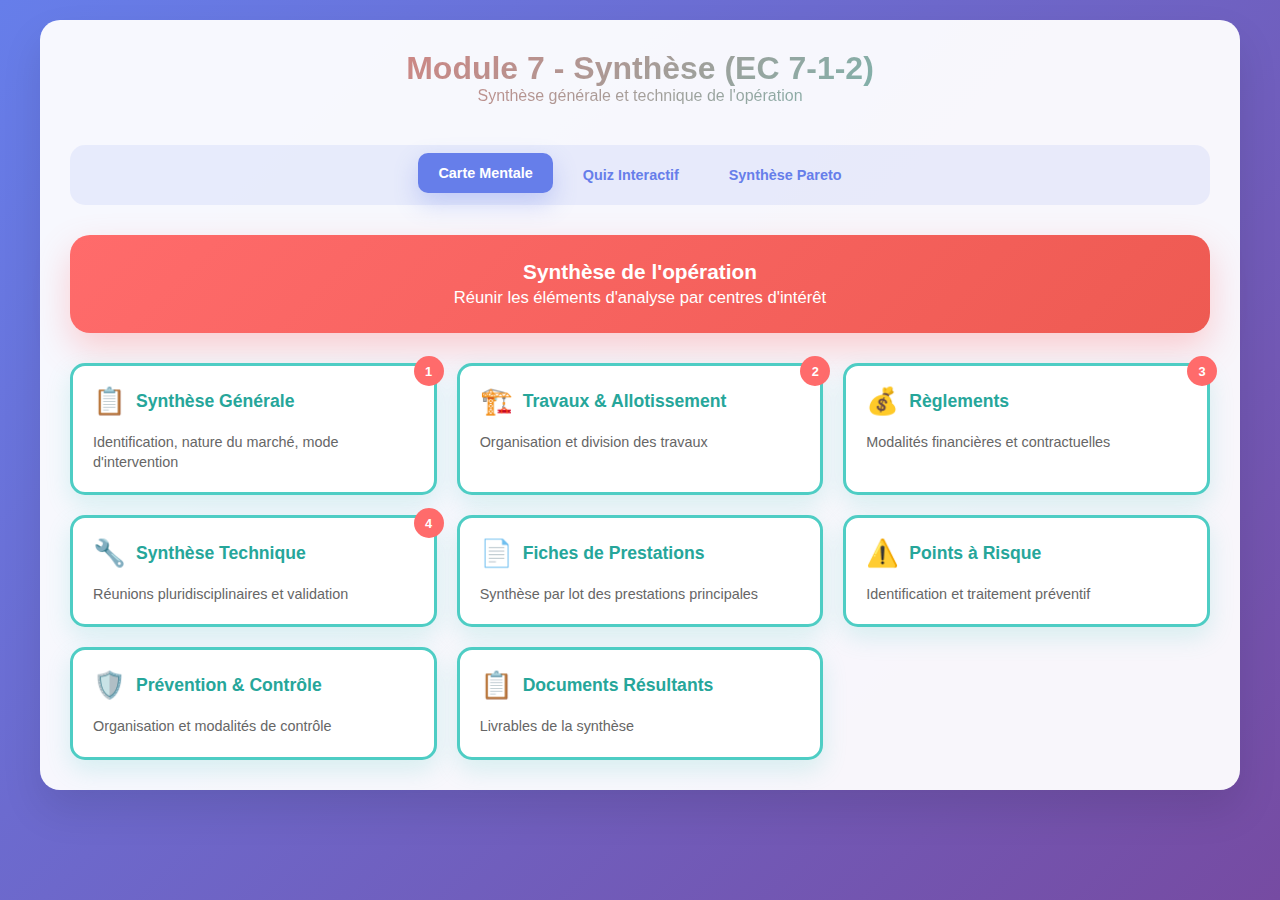
<file: modules/module-7-1-2-synthese.html>
<!DOCTYPE html>
<html lang="fr">
<head>
    <meta charset="UTF-8">
    <meta name="viewport" content="width=device-width, initial-scale=1.0">
    <title>Module 7 - Synthèse - Outils d'apprentissage</title>
    <link rel="icon" type="image/png" sizes="32x32" href="favicon-32x32.png">

    <style>
        * {
            margin: 0;
            padding: 0;
            box-sizing: border-box;
        }

        body {
            font-family: 'Segoe UI', Tahoma, Geneva, Verdana, sans-serif;
            background: linear-gradient(135deg, #667eea 0%, #764ba2 100%);
            min-height: 100vh;
            padding: 20px;
        }

        .container {
            max-width: 1200px;
            margin: 0 auto;
            background: rgba(255, 255, 255, 0.95);
            border-radius: 20px;
            padding: 30px;
            box-shadow: 0 20px 40px rgba(0, 0, 0, 0.1);
        }

        .header {
            text-align: center;
            margin-bottom: 40px;
            background: linear-gradient(135deg, #ff6b6b, #4ecdc4);
            -webkit-background-clip: text;
            -webkit-text-fill-color: transparent;
        }

        .tab-container {
            display: flex;
            justify-content: center;
            margin-bottom: 30px;
            background: rgba(102, 126, 234, 0.1);
            border-radius: 15px;
            padding: 5px;
            flex-wrap: wrap;
        }

        .tab-btn {
            padding: 12px 20px;
            margin: 5px;
            border: none;
            background: transparent;
            cursor: pointer;
            border-radius: 10px;
            font-weight: 600;
            transition: all 0.3s ease;
            color: #667eea;
            font-size: 0.9em;
        }

        .tab-btn.active {
            background: #667eea;
            color: white;
            transform: translateY(-2px);
            box-shadow: 0 10px 25px rgba(102, 126, 234, 0.3);
        }

        .content-section {
            display: none;
            animation: fadeIn 0.5s ease-in;
        }

        .content-section.active {
            display: block;
        }

        @keyframes fadeIn {
            from { opacity: 0; transform: translateY(20px); }
            to { opacity: 1; transform: translateY(0); }
        }

        /* Carte Mentale */
        .mindmap {
            display: grid;
            grid-template-columns: repeat(auto-fit, minmax(280px, 1fr));
            gap: 20px;
            margin-top: 30px;
        }

        .central-node {
            grid-column: 1 / -1;
            background: linear-gradient(135deg, #ff6b6b, #ee5a52);
            color: white;
            padding: 25px;
            border-radius: 20px;
            text-align: center;
            font-weight: bold;
            font-size: 1.3em;
            margin-bottom: 30px;
            box-shadow: 0 15px 35px rgba(255, 107, 107, 0.3);
        }

        .branch {
            background: white;
            border: 3px solid #4ecdc4;
            border-radius: 15px;
            padding: 20px;
            cursor: pointer;
            transition: all 0.3s ease;
            box-shadow: 0 10px 25px rgba(78, 205, 196, 0.2);
            position: relative;
        }

        .branch:hover {
            transform: translateY(-5px) scale(1.02);
            box-shadow: 0 15px 35px rgba(78, 205, 196, 0.4);
            border-color: #26a69a;
        }

        .branch h3 {
            color: #26a69a;
            margin-bottom: 15px;
            font-size: 1.1em;
            display: flex;
            align-items: center;
        }

        .branch-icon {
            font-size: 1.5em;
            margin-right: 10px;
        }

        .branch-summary {
            color: #666;
            font-size: 0.9em;
            line-height: 1.4;
        }

        .branch-details {
            display: none;
            margin-top: 20px;
            padding: 20px;
            background: rgba(78, 205, 196, 0.1);
            border-radius: 10px;
            border-left: 4px solid #26a69a;
        }

        .branch-details ul {
            list-style: none;
            padding: 0;
        }

        .branch-details li {
            padding: 8px 0;
            border-bottom: 1px solid rgba(78, 205, 196, 0.2);
            display: flex;
            align-items: center;
        }

        .branch-details li:before {
            content: "▶";
            color: #26a69a;
            margin-right: 10px;
            font-size: 0.8em;
        }

        .priority-badge {
            position: absolute;
            top: -10px;
            right: -10px;
            background: #ff6b6b;
            color: white;
            border-radius: 50%;
            width: 30px;
            height: 30px;
            display: flex;
            align-items: center;
            justify-content: center;
            font-size: 0.8em;
            font-weight: bold;
        }

        /* Quiz Styles */
        .quiz-container {
            background: white;
            border-radius: 15px;
            padding: 30px;
            margin: 20px 0;
            box-shadow: 0 10px 30px rgba(0, 0, 0, 0.1);
        }

        .question {
            font-size: 1.2em;
            font-weight: 600;
            margin-bottom: 20px;
            color: #333;
            line-height: 1.6;
        }

        .bloom-level {
            display: inline-block;
            padding: 8px 16px;
            border-radius: 20px;
            font-size: 0.8em;
            font-weight: bold;
            margin-bottom: 15px;
        }

        .bloom-memorisation { background: #ffeb3b; color: #333; }
        .bloom-comprehension { background: #ff9800; color: white; }
        .bloom-application { background: #4caf50; color: white; }
        .bloom-analyse { background: #2196f3; color: white; }
        .bloom-evaluation { background: #9c27b0; color: white; }
        .bloom-creation { background: #f44336; color: white; }

        .options {
            display: grid;
            gap: 12px;
            margin-bottom: 20px;
        }

        .option {
            padding: 18px;
            background: rgba(102, 126, 234, 0.05);
            border: 2px solid rgba(102, 126, 234, 0.2);
            border-radius: 12px;
            cursor: pointer;
            transition: all 0.3s ease;
            line-height: 1.5;
        }

        .option:hover {
            background: rgba(102, 126, 234, 0.1);
            border-color: #667eea;
            transform: translateY(-2px);
        }

        .option.selected {
            background: #667eea;
            color: white;
            border-color: #667eea;
        }

        .option.correct {
            background: #4caf50;
            color: white;
            border-color: #4caf50;
        }

        .option.incorrect {
            background: #f44336;
            color: white;
            border-color: #f44336;
        }

        .quiz-feedback {
            padding: 20px;
            border-radius: 12px;
            margin-top: 20px;
            display: none;
            line-height: 1.6;
        }

        .quiz-feedback.correct {
            background: rgba(76, 175, 80, 0.1);
            border-left: 4px solid #4caf50;
            color: #2e7d32;
        }

        .quiz-feedback.incorrect {
            background: rgba(244, 67, 54, 0.1);
            border-left: 4px solid #f44336;
            color: #c62828;
        }

        .btn {
            padding: 15px 30px;
            background: linear-gradient(135deg, #667eea, #764ba2);
            color: white;
            border: none;
            border-radius: 25px;
            cursor: pointer;
            font-weight: 600;
            transition: all 0.3s ease;
            margin: 10px 5px;
            font-size: 1em;
        }

        .btn:hover {
            transform: translateY(-2px);
            box-shadow: 0 10px 25px rgba(102, 126, 234, 0.4);
        }

        .progress-bar {
            width: 100%;
            height: 12px;
            background: rgba(102, 126, 234, 0.2);
            border-radius: 6px;
            margin-bottom: 25px;
        }

        .progress-fill {
            height: 100%;
            background: linear-gradient(135deg, #667eea, #764ba2);
            border-radius: 6px;
            width: 0%;
            transition: width 0.5s ease;
        }

        .score {
            text-align: center;
            font-size: 1.8em;
            font-weight: bold;
            color: #667eea;
            margin: 25px 0;
        }

        /* Synthèse Pareto */
        .pareto-section {
            background: linear-gradient(135deg, rgba(255, 107, 107, 0.1), rgba(78, 205, 196, 0.1));
            padding: 30px;
            border-radius: 15px;
            margin: 20px 0;
            border-left: 5px solid #ff6b6b;
        }

        .key-concept {
            background: white;
            padding: 25px;
            border-radius: 12px;
            margin: 15px 0;
            box-shadow: 0 8px 20px rgba(0, 0, 0, 0.1);
            border-left: 4px solid #4ecdc4;
        }

        .importance-badge {
            display: inline-block;
            padding: 8px 16px;
            background: #ff6b6b;
            color: white;
            border-radius: 20px;
            font-size: 0.85em;
            font-weight: bold;
            margin-bottom: 15px;
        }

        .concept-details {
            display: grid;
            grid-template-columns: 1fr 2fr;
            gap: 20px;
            align-items: start;
            margin-top: 15px;
        }

        .concept-icon {
            font-size: 3em;
            text-align: center;
            opacity: 0.7;
        }

        .mnemonic-box {
            background: linear-gradient(135deg, #4ecdc4, #44a08d);
            color: white;
            padding: 25px;
            border-radius: 15px;
            margin: 25px 0;
            text-align: center;
        }

        .mnemonic-letters {
            font-size: 2.5em;
            font-weight: bold;
            letter-spacing: 0.2em;
            margin-bottom: 15px;
        }

        @media (max-width: 768px) {
            .container {
                padding: 15px;
            }
            
            .tab-btn {
                padding: 10px 15px;
                font-size: 0.8em;
            }
            
            .concept-details {
                grid-template-columns: 1fr;
            }
        }
    </style>
</head>
<body>
    <div class="container">
        <div class="header">
            <h1>Module 7 - Synthèse (EC 7-1-2)</h1>
            <p>Synthèse générale et technique de l'opération</p>
        </div>

        <div class="tab-container">
                 
            <button class="tab-btn active" onclick="showSection('mindmap', event)">Carte Mentale</button>
            <button class="tab-btn" onclick="showSection('quiz', event)">Quiz Interactif</button>
            <button class="tab-btn" onclick="showSection('pareto', event)">Synthèse Pareto</button>
        </div>


        <!-- Carte Mentale -->
        <div id="mindmap" class="content-section active">
            <div class="central-node">
                Synthèse de l'opération<br>
                <small style="font-weight: normal; font-size: 0.8em;">Réunir les éléments d'analyse par centres d'intérêt</small>
            </div>
            
            <div class="mindmap">
                <div class="branch" onclick="toggleDetails('synthese-generale')">
                    <div class="priority-badge">1</div>
                    <h3><span class="branch-icon">📋</span>Synthèse Générale</h3>
                    <p class="branch-summary">Identification, nature du marché, mode d'intervention</p>
                    <div id="synthese-generale" class="branch-details">
                        <ul>
                            <li>Identification maître d'ouvrage et chantier</li>
                            <li>Nature du marché (public/privé)</li>
                            <li>Réglementation spécifique applicable</li>
                            <li>Mode de désignation des entreprises</li>
                            <li>Intervention (lots séparés/co-traitance/entreprise générale)</li>
                            <li>Dimensions des installations de chantier</li>
                        </ul>
                    </div>
                </div>

                <div class="branch" onclick="toggleDetails('travaux-allotissement')">
                    <div class="priority-badge">2</div>
                    <h3><span class="branch-icon">🏗️</span>Travaux & Allotissement</h3>
                    <p class="branch-summary">Organisation et division des travaux</p>
                    <div id="travaux-allotissement" class="branch-details">
                        <ul>
                            <li>Allotissement (division en lots)</li>
                            <li>Nombre de lots bâtiments et VRD</li>
                            <li>Liste et montants par annexe</li>
                            <li>Macro-lots (regroupement de corps d'état)</li>
                            <li>Mode d'intervention si pas d'allotissement</li>
                            <li>Coordination des travaux</li>
                            <li>Critères mémoire technique</li>
                        </ul>
                    </div>
                </div>

                <div class="branch" onclick="toggleDetails('reglements')">
                    <div class="priority-badge">3</div>
                    <h3><span class="branch-icon">💰</span>Règlements</h3>
                    <p class="branch-summary">Modalités financières et contractuelles</p>
                    <div id="reglements" class="branch-details">
                        <ul>
                            <li>Mois de référence</li>
                            <li>Marché à forfait vs prix unitaire</li>
                            <li>Révision (obligatoire >3 mois) et formule</li>
                            <li>Actualisation</li>
                            <li>Comptes prorata</li>
                            <li>Situations et délais (30 jours)</li>
                            <li>Retenue de garantie (max 5%)</li>
                            <li>Régime des avances</li>
                        </ul>
                    </div>
                </div>

                <div class="branch" onclick="toggleDetails('synthese-technique')">
                    <div class="priority-badge">4</div>
                    <h3><span class="branch-icon">🔧</span>Synthèse Technique</h3>
                    <p class="branch-summary">Réunions pluridisciplinaires et validation</p>
                    <div id="synthese-technique" class="branch-details">
                        <ul>
                            <li>Participants : MOE, MOA, Bureau contrôle, entreprises</li>
                            <li>Validation par tous les intervenants</li>
                            <li>Planification des réunions</li>
                            <li>Relecture des CCTP par lot</li>
                            <li>Sensibilisation aux interfaces</li>
                            <li>Identification des points à risque</li>
                        </ul>
                    </div>
                </div>

                <div class="branch" onclick="toggleDetails('fiches-prestations')">
                    <h3><span class="branch-icon">📄</span>Fiches de Prestations</h3>
                    <p class="branch-summary">Synthèse par lot des prestations principales</p>
                    <div id="fiches-prestations" class="branch-details">
                        <ul>
                            <li>Gros œuvre, charpente, couverture, zingerie</li>
                            <li>Caractéristiques techniques par lot</li>
                            <li>Études réalisées et responsables</li>
                            <li>Matériaux spécifiés</li>
                            <li>Consistance des travaux</li>
                            <li>Détection d'oublis et redondances</li>
                        </ul>
                    </div>
                </div>

                <div class="branch" onclick="toggleDetails('points-risque')">
                    <h3><span class="branch-icon">⚠️</span>Points à Risque</h3>
                    <p class="branch-summary">Identification et traitement préventif</p>
                    <div id="points-risque" class="branch-details">
                        <ul>
                            <li>Spécificité technique du projet</li>
                            <li>Problèmes habituels des entreprises</li>
                            <li>Interfaces techniques critiques</li>
                            <li>Liste des points à risque</li>
                            <li>Communication au bureau de contrôle</li>
                            <li>Plans de synthèse</li>
                        </ul>
                    </div>
                </div>

                <div class="branch" onclick="toggleDetails('prevention-controle')">
                    <h3><span class="branch-icon">🛡️</span>Prévention & Contrôle</h3>
                    <p class="branch-summary">Organisation et modalités de contrôle</p>
                    <div id="prevention-controle" class="branch-details">
                        <ul>
                            <li>Responsable prévention contrôle</li>
                            <li>Réunions d'analyse des limites</li>
                            <li>Validation des PV par bureau contrôle</li>
                            <li>Fiches modèles de traitement</li>
                            <li>Points de contrôle et d'arrêt</li>
                            <li>Planning d'exécution intégré</li>
                        </ul>
                    </div>
                </div>

                <div class="branch" onclick="toggleDetails('documents-resultants')">
                    <h3><span class="branch-icon">📋</span>Documents Résultants</h3>
                    <p class="branch-summary">Livrables de la synthèse</p>
                    <div id="documents-resultants" class="branch-details">
                        <ul>
                            <li>Planning avec points critiques</li>
                            <li>Liste récapitulative des contrôles</li>
                            <li>Fiches de traitement des points à risque</li>
                            <li>Tableau des points de contrôle/d'arrêt</li>
                            <li>Planning des visites de contrôle</li>
                            <li>Procès-verbaux de réunions</li>
                        </ul>
                    </div>
                </div>
            </div>
        </div>

        <!-- Quiz Interactif -->
        <div id="quiz" class="content-section">
            <div class="progress-bar">
                <div class="progress-fill" id="progressBar"></div>
            </div>
            <div class="score" id="scoreDisplay">Score: 0/0</div>
            
            <div id="quizContainer">
                <!-- Les questions seront générées par JavaScript -->
            </div>
            
            <div style="text-align: center; margin-top: 30px;">
                <button class="btn" id="startQuiz" onclick="startQuiz()">Commencer le Quiz</button>
                <button class="btn" id="nextQuestion" onclick="nextQuestion()" style="display: none;">Question Suivante</button>
                <button class="btn" id="restartQuiz" onclick="restartQuiz()" style="display: none;">Recommencer</button>
            </div>
        </div>

        <!-- Synthèse Pareto -->
        <div id="pareto" class="content-section">
            <div class="pareto-section">
                <h2 style="color: #ff6b6b; margin-bottom: 25px;">🎯 Principe de Pareto - 20% Essentiel = 80% des Connaissances</h2>
                
                <div class="key-concept">
                    <div class="importance-badge">CRITIQUE - 30%</div>
                    <h3>1. Synthèse Générale de l'Opération</h3>
                    <div class="concept-details">
                        <div class="concept-icon">📋</div>
                        <div>
                            <p><strong>Base fondamentale :</strong> Identification des acteurs, nature du marché, mode d'intervention. Ces informations orientent toute la suite de l'opération et déterminent les procédures applicables.</p>
                            <ul style="margin-top: 10px; padding-left: 20px;">
                                <li>Maître d'ouvrage et identification chantier</li>
                                <li>Marché public vs privé (réglementation différente)</li>
                                <li>Mode d'intervention (lots séparés/groupement/entreprise générale)</li>
                            </ul>
                        </div>
                    </div>
                </div>

                <div class="key-concept">
                    <div class="importance-badge">CRITIQUE - 25%</div>
                    <h3>2. Modalités de Règlement</h3>
                    <div class="concept-details">
                        <div class="concept-icon">💰</div>
                        <div>
                            <p><strong>Impact financier majeur :</strong> Détermine les conditions de paiement, révision, et garanties. Erreurs = litiges coûteux et retards de paiement.</p>
                            <ul style="margin-top: 10px; padding-left: 20px;">
                                <li>Marché >3 mois = révision obligatoire</li>
                                <li>Délai règlement = 30 jours (public et privé)</li>
                                <li>Retenue de garantie max 5%</li>
                            </ul>
                        </div>
                    </div>
                </div>

                <div class="key-concept">
                    <div class="importance-badge">ESSENTIEL - 20%</div>
                    <h3>3. Synthèse Technique & Points à Risque</h3>
                    <div class="concept-details">
                        <div class="concept-icon">⚠️</div>
                        <div>
                            <p><strong>Prévention des dysfonctionnements :</strong> Identification anticipée des interfaces critiques et points de vigilance spécifiques au projet et aux entreprises.</p>
                            <ul style="margin-top: 10px; padding-left: 20px;">
                                <li>Réunions pluridisciplinaires obligatoires</li>
                                <li>Analyse des interfaces techniques</li>
                                <li>Fiches de traitement des risques</li>
                            </ul>
                        </div>
                    </div>
                </div>

                <div class="key-concept">
                    <div class="importance-badge">IMPORTANT - 15%</div>
                    <h3>4. Organisation Prévention & Contrôle</h3>
                    <div class="concept-details">
                        <div class="concept-icon">🛡️</div>
                        <div>
                            <p><strong>Qualité et conformité :</strong> Mise en place du système de contrôle avec points d'arrêt, autocontrôles, et planning intégré.</p>
                            <ul style="margin-top: 10px; padding-left: 20px;">
                                <li>Points de contrôle dans planning</li>
                                <li>Validation bureau de contrôle</li>
                                <li>Fiches modèles de traitement</li>
                            </ul>
                        </div>
                    </div>
                </div>

                <div class="key-concept">
                    <div class="importance-badge">COMPLÉMENTAIRE - 10%</div>
                    <h3>5. Documents et Allotissement</h3>
                    <div class="concept-details">
                        <div class="concept-icon">📄</div>
                        <div>
                            <p><strong>Organisation opérationnelle :</strong> Structuration des lots, fiches de prestations, et documents de suivi pour la phase d'exécution.</p>
                        </div>
                    </div>
                </div>

                <div class="mnemonic-box">
                    <h3 style="margin-bottom: 15px;">💡 Moyen Mnémotechnique</h3>
                    <div class="mnemonic-letters">S-R-T-P</div>
                    <p style="font-size: 1.1em; line-height: 1.6;">
                        <strong>S</strong>ynthèse générale<br>
                        <strong>R</strong>èglements financiers<br>
                        <strong>T</strong>echnique & risques<br>
                        <strong>P</strong>révention & contrôle
                    </p>
                    <p style="margin-top: 15px; font-size: 0.95em; opacity: 0.9;">
                        Ces 4 piliers représentent 90% des connaissances essentielles !
                    </p>
                </div>

                <div style="background: rgba(102, 126, 234, 0.1); padding: 20px; border-radius: 12px; margin-top: 25px;">
                    <h3 style="color: #667eea; margin-bottom: 15px;">🎯 Stratégie d'apprentissage optimale :</h3>
                    <ol style="padding-left: 20px; line-height: 1.8;">
                        <li><strong>Maîtriser S-R-T-P</strong> = 90% de réussite assurée</li>
                        <li><strong>Synthèse générale</strong> = comprendre le cadre global</li>
                        <li><strong>Règlements</strong> = mémoriser les chiffres clés (30j, 5%, 3 mois)</li>
                        <li><strong>Technique</strong> = focus sur les interfaces et risques</li>
                        <li><strong>Prévention</strong> = retenir l'organisation et validation</li>
                    </ol>
                </div>
            </div>
        </div>
    </div>

<script src="../assets/js/module-7-1-2.js"></script>
</body>
</html>
</file>
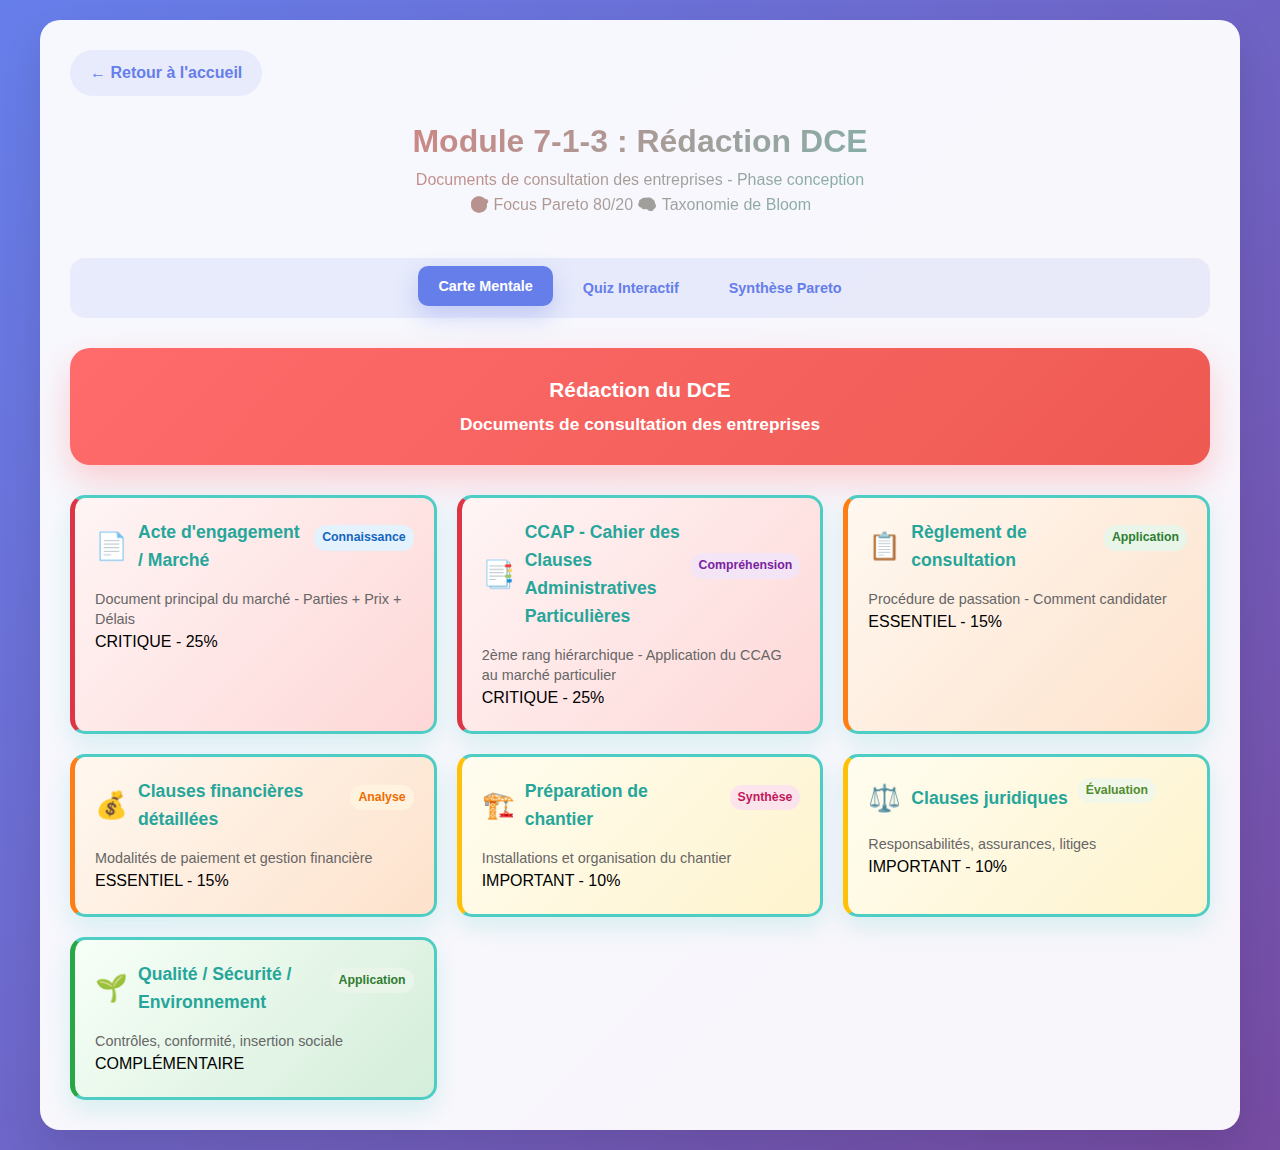
<file: modules/module-7-1-3-redaction.html>
<!DOCTYPE html>
<html lang="fr">
<head>
    <meta charset="UTF-8">
    <meta name="viewport" content="width=device-width, initial-scale=1.0">
    <title>Module 7-1-3 - Rédaction DCE - Formation BTP Economiste</title>
    <meta http-equiv="Content-Security-Policy" content="default-src 'self'; script-src 'self' 'unsafe-inline'; style-src 'self' 'unsafe-inline'; img-src 'self' data: https:;">
    <link rel="stylesheet" href="../assets/css/main.css">
    <style>
        /* Styles spécifiques au module 7-1-3 */
        .pareto-critical { border-left: 5px solid #dc3545; background: linear-gradient(135deg, #fff5f5 0%, #fed7d7 100%); }
        .pareto-essential { border-left: 5px solid #fd7e14; background: linear-gradient(135deg, #fff8f0 0%, #fde2cc 100%); }
        .pareto-important { border-left: 5px solid #ffc107; background: linear-gradient(135deg, #fffdf0 0%, #fef3cd 100%); }
        .pareto-complementary { border-left: 5px solid #28a745; background: linear-gradient(135deg, #f7fff7 0%, #d4edda 100%); }
        
        .bloom-level {
            display: inline-block;
            padding: 3px 8px;
            border-radius: 12px;
            font-size: 0.7em;
            font-weight: 600;
            margin-left: 10px;
        }
        .bloom-knowledge { background: #e3f2fd; color: #1565c0; }
        .bloom-comprehension { background: #f3e5f5; color: #7b1fa2; }
        .bloom-application { background: #e8f5e8; color: #2e7d32; }
        .bloom-analysis { background: #fff3e0; color: #ef6c00; }
        .bloom-synthesis { background: #fce4ec; color: #c2185b; }
        .bloom-evaluation { background: #f1f8e9; color: #558b2f; }
    </style>
</head>
<body>
    <div class="container">
        <div class="back-nav">
            <a href="../index.html" class="back-btn">← Retour à l'accueil</a>
        </div>

        <div class="header">
            <h1>Module 7-1-3 : Rédaction DCE</h1>
            <p>Documents de consultation des entreprises - Phase conception</p>
            <div class="pareto-indicator">
                <span>🎯 Focus Pareto 80/20</span>
                <span>🧠 Taxonomie de Bloom</span>
            </div>
        </div>

        <div class="tab-container">
            <button class="tab-btn active" onclick="showSection('mindmap')">Carte Mentale</button>
            <button class="tab-btn" onclick="showSection('quiz')">Quiz Interactif</button>
            <button class="tab-btn" onclick="showSection('pareto')">Synthèse Pareto</button>
        </div>

        <!-- Carte Mentale -->
        <div id="mindmap" class="content-section active">
            <div class="central-node">
                Rédaction du DCE<br>
                <small>Documents de consultation des entreprises</small>
            </div>
            
            <div class="mindmap">
                <!-- 1. ACTE D'ENGAGEMENT (CRITIQUE - 25%) -->
                <div class="branch pareto-critical" onclick="toggleDetails('engagement')">
                    <h3>
                        <span class="branch-icon">📄</span>
                        Acte d'engagement / Marché
                        <span class="bloom-level bloom-knowledge">Connaissance</span>
                    </h3>
                    <p class="branch-summary">Document principal du marché - Parties + Prix + Délais</p>
                    <div class="pareto-badge">CRITIQUE - 25%</div>
                    <div id="engagement" class="branch-details">
                        <h4>Contenu essentiel :</h4>
                        <ul>
                            <li><strong>Parties contractantes</strong>
                                <ul>
                                    <li>Maître d'ouvrage</li>
                                    <li>Entreprise / Groupement / Lot séparé</li>
                                </ul>
                            </li>
                            <li><strong>Prix du marché</strong></li>
                            <li><strong>Délais d'exécution</strong></li>
                            <li>Identification précise des prestations</li>
                        </ul>
                        <div class="key-insight">
                            💡 <strong>Principe Pareto :</strong> Document le plus simple mais le PLUS important juridiquement
                        </div>
                    </div>
                </div>

                <!-- 2. CCAP (CRITIQUE - 25%) -->
                <div class="branch pareto-critical" onclick="toggleDetails('ccap')">
                    <h3>
                        <span class="branch-icon">📑</span>
                        CCAP - Cahier des Clauses Administratives Particulières
                        <span class="bloom-level bloom-comprehension">Compréhension</span>
                    </h3>
                    <p class="branch-summary">2ème rang hiérarchique - Application du CCAG au marché particulier</p>
                    <div class="pareto-badge">CRITIQUE - 25%</div>
                    <div id="ccap" class="branch-details">
                        <h4>Structure par rubriques :</h4>
                        <ul>
                            <li><strong>Communication entre parties</strong>
                                <ul>
                                    <li>Représentation des intervenants</li>
                                    <li>Circuit de validation (visa MOE)</li>
                                    <li>Limites de prestation entre lots</li>
                                    <li>Ordres de service</li>
                                    <li>Constats/Attachements</li>
                                </ul>
                            </li>
                            <li><strong>Dispositions financières</strong>
                                <ul>
                                    <li>Délais et modalités de paiement</li>
                                    <li>Demandes d'acompte</li>
                                    <li>Retenue de garantie</li>
                                    <li>Actualisation/révision des prix</li>
                                    <li>Paiement sous-traitants</li>
                                </ul>
                            </li>
                        </ul>
                        <div class="key-insight">
                            ⚖️ <strong>Référence obligatoire :</strong> CCAG travaux (public) / Norme AFNOR (privé)
                        </div>
                    </div>
                </div>

                <!-- 3. RÈGLEMENT DE CONSULTATION (ESSENTIEL - 15%) -->
                <div class="branch pareto-essential" onclick="toggleDetails('reglement')">
                    <h3>
                        <span class="branch-icon">📋</span>
                        Règlement de consultation
                        <span class="bloom-level bloom-application">Application</span>
                    </h3>
                    <p class="branch-summary">Procédure de passation - Comment candidater</p>
                    <div class="pareto-badge">ESSENTIEL - 15%</div>
                    <div id="reglement" class="branch-details">
                        <h4>Éléments clés :</h4>
                        <ul>
                            <li><strong>Procédure de passation</strong>
                                <ul>
                                    <li>Procédure adaptée</li>
                                    <li>Appel d'offres</li>
                                    <li>Procédure négociée</li>
                                </ul>
                            </li>
                            <li><strong>Organisation du marché</strong>
                                <ul>
                                    <li>Lots séparés / unique</li>
                                    <li>Groupements acceptés ?</li>
                                    <li>Forme de groupement</li>
                                </ul>
                            </li>
                            <li><strong>Modalités de réponse</strong>
                                <ul>
                                    <li>Documents à produire</li>
                                    <li>Délais de réponse</li>
                                    <li>Variantes acceptées ?</li>
                                    <li>Options proposées ?</li>
                                </ul>
                            </li>
                        </ul>
                    </div>
                </div>

                <!-- 4. CLAUSES FINANCIÈRES (ESSENTIEL - 15%) -->
                <div class="branch pareto-essential" onclick="toggleDetails('financier')">
                    <h3>
                        <span class="branch-icon">💰</span>
                        Clauses financières détaillées
                        <span class="bloom-level bloom-analysis">Analyse</span>
                    </h3>
                    <p class="branch-summary">Modalités de paiement et gestion financière</p>
                    <div class="pareto-badge">ESSENTIEL - 15%</div>
                    <div id="financier" class="branch-details">
                        <h4>Dispositions financières :</h4>
                        <ul>
                            <li><strong>Paiements</strong>
                                <ul>
                                    <li>Situations de travaux</li>
                                    <li>Régime des avances</li>
                                    <li>Retenue de garantie / caution</li>
                                    <li>Décompte général définitif</li>
                                </ul>
                            </li>
                            <li><strong>Révisions et pénalités</strong>
                                <ul>
                                    <li>Formules d'actualisation/révision</li>
                                    <li>Pénalités de retard</li>
                                    <li>Pénalités d'absence (réunions)</li>
                                    <li>Primes éventuelles</li>
                                </ul>
                            </li>
                        </ul>
                    </div>
                </div>

                <!-- 5. PRÉPARATION DE CHANTIER (IMPORTANT - 10%) -->
                <div class="branch pareto-important" onclick="toggleDetails('chantier')">
                    <h3>
                        <span class="branch-icon">🏗️</span>
                        Préparation de chantier
                        <span class="bloom-level bloom-synthesis">Synthèse</span>
                    </h3>
                    <p class="branch-summary">Installations et organisation du chantier</p>
                    <div class="pareto-badge">IMPORTANT - 10%</div>
                    <div id="chantier" class="branch-details">
                        <ul>
                            <li>Besoins MOE/MOA → dimensionnement installations</li>
                            <li>Plan d'installation de chantier (PIC)</li>
                            <li>Dispositions de gardiennage</li>
                            <li>Délais d'exécution des installations</li>
                            <li>Financement des installations</li>
                        </ul>
                    </div>
                </div>

                <!-- 6. CLAUSES JURIDIQUES (IMPORTANT - 10%) -->
                <div class="branch pareto-important" onclick="toggleDetails('juridique')">
                    <h3>
                        <span class="branch-icon">⚖️</span>
                        Clauses juridiques
                        <span class="bloom-level bloom-evaluation">Évaluation</span>
                    </h3>
                    <p class="branch-summary">Responsabilités, assurances, litiges</p>
                    <div class="pareto-badge">IMPORTANT - 10%</div>
                    <div id="juridique" class="branch-details">
                        <h4>Aspects juridiques :</h4>
                        <ul>
                            <li><strong>Réglementations spécifiques</strong>
                                <ul>
                                    <li>⚠️ Liste non exhaustive</li>
                                    <li>Applications particulières au projet</li>
                                </ul>
                            </li>
                            <li><strong>Réception des travaux</strong>
                                <ul>
                                    <li>Organisation des opérations préalables</li>
                                    <li>Levée des réserves</li>
                                    <li>Quitus aux entreprises</li>
                                </ul>
                            </li>
                            <li><strong>Responsabilités</strong>
                                <ul>
                                    <li>En cours de travaux</li>
                                    <li>Après réception</li>
                                    <li>Envers MOA et tiers</li>
                                </ul>
                            </li>
                            <li><strong>Assurances obligatoires</strong>
                                <ul>
                                    <li>RC Professionnelle</li>
                                    <li>Décennale (légalement obligatoire)</li>
                                    <li>Attestations d'assurance</li>
                                </ul>
                            </li>
                        </ul>
                    </div>
                </div>

                <!-- 7. QUALITÉ/SÉCURITÉ/ENVIRONNEMENT (COMPLÉMENTAIRE - Reste) -->
                <div class="branch pareto-complementary" onclick="toggleDetails('qse')">
                    <h3>
                        <span class="branch-icon">🌱</span>
                        Qualité / Sécurité / Environnement
                        <span class="bloom-level bloom-application">Application</span>
                    </h3>
                    <p class="branch-summary">Contrôles, conformité, insertion sociale</p>
                    <div class="pareto-badge">COMPLÉMENTAIRE</div>
                    <div id="qse" class="branch-details">
                        <h4>Processus de contrôle :</h4>
                        <ul>
                            <li><strong>Qualité</strong>
                                <ul>
                                    <li>Procédures de contrôle conformité</li>
                                    <li>Documents de contrôle</li>
                                    <li>Traitement des non-conformités</li>
                                    <li>Pénalités applicables</li>
                                </ul>
                            </li>
                            <li><strong>Environnement</strong>
                                <ul>
                                    <li>Modalités de contrôle</li>
                                    <li>Processus identique à la qualité</li>
                                </ul>
                            </li>
                            <li><strong>Insertion sociale</strong>
                                <ul>
                                    <li>Nombre d'heures imposées</li>
                                    <li>Pourcentage du marché</li>
                                    <li>Pénalités associées</li>
                                </ul>
                            </li>
                        </ul>
                    </div>
                </div>
            </div>
        </div>

        <!-- Quiz Interactif -->
        <div id="quiz" class="content-section">
            <div class="progress-bar">
                <div class="progress-fill" id="progressBar"></div>
            </div>
            <div class="score" id="scoreDisplay">Score: 0/0</div>
            
            <div id="quizContainer"></div>
            
            <div style="text-align: center; margin-top: 30px;">
                <button class="btn" id="startQuiz" onclick="startQuiz()">Commencer le Quiz</button>
                <button class="btn" id="nextQuestion" onclick="nextQuestion()" style="display: none;">Question Suivante</button>
                <button class="btn" id="restartQuiz" onclick="restartQuiz()" style="display: none;">Recommencer</button>
            </div>
        </div>

        <!-- Synthèse Pareto -->
        <div id="pareto" class="content-section">
            <div class="pareto-section">
                <h2 style="color: #dc3545; margin-bottom: 20px;">🎯 Principe de Pareto - Module 7-1-3</h2>
                
                <div class="key-concept pareto-critical">
                    <div class="importance-badge">CRITIQUE - 25%</div>
                    <h3>1. Acte d'engagement</h3>
                    <p><strong>Document PRINCIPAL du marché :</strong> Parties, prix, délais. Simple mais juridiquement fondamental. Détermine le succès de toute l'opération.</p>
                </div>

                <div class="key-concept pareto-critical">
                    <div class="importance-badge">CRITIQUE - 25%</div>
                    <h3>2. CCAP - Communication & Finance</h3>
                    <p><strong>2ème rang hiérarchique :</strong> Gère les relations contractuelles. Communication entre parties + dispositions financières = 80% des litiges évités.</p>
                </div>

                <div class="key-concept pareto-essential">
                    <div class="importance-badge">ESSENTIEL - 15%</div>
                    <h3>3. Règlement de consultation</h3>
                    <p><strong>Processus de sélection :</strong> Définit comment les entreprises candidatent. Détermine la qualité du pool d'entreprises consultées.</p>
                </div>

                <div class="key-concept pareto-essential">
                    <div class="importance-badge">ESSENTIEL - 15%</div>
                    <h3>4. Clauses financières détaillées</h3>
                    <p><strong>Gestion des flux :</strong> Paiements, révisions, pénalités. Impact direct sur la rentabilité et les délais.</p>
                </div>

                <div class="key-concept pareto-important">
                    <div class="importance-badge">IMPORTANT - 20%</div>
                    <h3>5. Aspects juridiques et techniques</h3>
                    <p><strong>Sécurisation juridique :</strong> Responsabilités, assurances, QSE. Préparation chantier. Complémentaire mais nécessaire.</p>
                </div>

                <div class="mnemonic-box">
                    <h3 style="margin-bottom: 15px;">💡 Moyen Mnémotechnique</h3>
                    <div class="mnemonic-letters">ACCRF</div>
                    <p style="font-size: 1.1em; line-height: 1.6;">
                        <strong>A</strong>cte + <strong>C</strong>CAP + <strong>C</strong>onsultation + <strong>R</strong>èglement + <strong>F</strong>inance
                    </p>
                    <div class="hierarchy-visual">
                        <div style="font-weight: bold; color: #dc3545;">1️⃣ Acte d'engagement (BASE)</div>
                        <div style="font-weight: bold; color: #dc3545;">2️⃣ CCAP (RELATIONS)</div>
                        <div style="color: #fd7e14;">3️⃣ Règlement consultation</div>
                        <div style="color: #fd7e14;">4️⃣ Clauses financières</div>
                        <div style="color: #ffc107;">5️⃣ QSE + Juridique</div>
                    </div>
                </div>

                <div style="background: #f8f9fa; padding: 20px; border-radius: 10px; margin-top: 20px;">
                    <h4>🔑 Clé de réussite Pareto :</h4>
                    <p>Maîtriser parfaitement les <strong>50% critiques</strong> (Acte + CCAP) = 80% de réussite assurée !</p>
                </div>
            </div>
        </div>
    </div>

    <script src="../assets/js/module-7-1-3.js"></script>
</body>
</html>
</file>
<file: assets/css/main.css>
/* ====================================================================
   STYLES CSS PRINCIPAUX - FORMATION BTP Economiste de la Construction
   ==================================================================== */

/* Reset et styles de base */
* {
    margin: 0;
    padding: 0;
    box-sizing: border-box;
}

body {
    font-family: 'Segoe UI', Tahoma, Geneva, Verdana, sans-serif;
    background: linear-gradient(135deg, #667eea 0%, #764ba2 100%);
    min-height: 100vh;
    padding: 20px;
    line-height: 1.6;
}

.container {
    max-width: 1200px;
    margin: 0 auto;
    background: rgba(255, 255, 255, 0.95);
    border-radius: 20px;
    padding: 30px;
    box-shadow: 0 20px 40px rgba(0, 0, 0, 0.1);
}

/* ==========================================
   HEADER ET NAVIGATION
   ========================================== */

.header {
    text-align: center;
    margin-bottom: 40px;
    background: linear-gradient(135deg, #ff6b6b, #4ecdc4);
    -webkit-background-clip: text;
    -webkit-text-fill-color: transparent;
}

.back-nav {
    margin-bottom: 20px;
}

.back-btn {
    display: inline-flex;
    align-items: center;
    padding: 10px 20px;
    background: rgba(102, 126, 234, 0.1);
    color: #667eea;
    text-decoration: none;
    border-radius: 25px;
    font-weight: 600;
    transition: all 0.3s ease;
}

.back-btn:hover {
    background: #667eea;
    color: white;
    transform: translateY(-2px);
}

.tab-container {
    display: flex;
    justify-content: center;
    margin-bottom: 30px;
    background: rgba(102, 126, 234, 0.1);
    border-radius: 15px;
    padding: 5px;
    flex-wrap: wrap;
}

.tab-btn {
    padding: 12px 20px;
    margin: 5px;
    border: none;
    background: transparent;
    cursor: pointer;
    border-radius: 10px;
    font-weight: 600;
    transition: all 0.3s ease;
    color: #667eea;
    font-size: 0.9em;
}

.tab-btn.active {
    background: #667eea;
    color: white;
    transform: translateY(-2px);
    box-shadow: 0 10px 25px rgba(102, 126, 234, 0.3);
}

/* ==========================================
   SECTIONS DE CONTENU
   ========================================== */

.content-section {
    display: none;
    animation: fadeIn 0.5s ease-in;
}

.content-section.active {
    display: block;
}

@keyframes fadeIn {
    from { opacity: 0; transform: translateY(20px); }
    to { opacity: 1; transform: translateY(0); }
}

/* ==========================================
   CARTES MENTALES
   ========================================== */

.mindmap {
    display: grid;
    grid-template-columns: repeat(auto-fit, minmax(280px, 1fr));
    gap: 20px;
    margin-top: 30px;
}

.central-node {
    grid-column: 1 / -1;
    background: linear-gradient(135deg, #ff6b6b, #ee5a52);
    color: white;
    padding: 25px;
    border-radius: 20px;
    text-align: center;
    font-weight: bold;
    font-size: 1.3em;
    margin-bottom: 30px;
    box-shadow: 0 15px 35px rgba(255, 107, 107, 0.3);
}

.branch {
    background: white;
    border: 3px solid #4ecdc4;
    border-radius: 15px;
    padding: 20px;
    cursor: pointer;
    transition: all 0.3s ease;
    box-shadow: 0 10px 25px rgba(78, 205, 196, 0.2);
    position: relative;
}

.branch:hover {
    transform: translateY(-5px) scale(1.02);
    box-shadow: 0 15px 35px rgba(78, 205, 196, 0.4);
    border-color: #26a69a;
}

.branch h3 {
    color: #26a69a;
    margin-bottom: 15px;
    font-size: 1.1em;
    display: flex;
    align-items: center;
}

.branch-icon {
    font-size: 1.5em;
    margin-right: 10px;
}

.branch-summary {
    color: #666;
    font-size: 0.9em;
    line-height: 1.4;
}

.branch-details {
    display: none;
    margin-top: 20px;
    padding: 20px;
    background: rgba(78, 205, 196, 0.1);
    border-radius: 10px;
    border-left: 4px solid #26a69a;
}

.branch-details ul {
    list-style: none;
    padding: 0;
}

.branch-details li {
    padding: 8px 0;
    border-bottom: 1px solid rgba(78, 205, 196, 0.2);
    display: flex;
    align-items: center;
}

.branch-details li:before {
    content: "▶";
    color: #26a69a;
    margin-right: 10px;
    font-size: 0.8em;
}
.branch-details {
  display: none;
  margin-top: 10px;
}

.priority-badge {
    position: absolute;
    top: -10px;
    right: -10px;
    background: #ff6b6b;
    color: white;
    border-radius: 50%;
    width: 30px;
    height: 30px;
    display: flex;
    align-items: center;
    justify-content: center;
    font-size: 0.8em;
    font-weight: bold;
}

/* ==========================================
   QUIZ INTERACTIF
   ========================================== */

.quiz-container {
    background: white;
    border-radius: 15px;
    padding: 30px;
    margin: 20px 0;
    box-shadow: 0 10px 30px rgba(0, 0, 0, 0.1);
}

.question {
    font-size: 1.2em;
    font-weight: 600;
    margin-bottom: 20px;
    color: #333;
    line-height: 1.6;
}

.bloom-level {
    display: inline-block;
    padding: 8px 16px;
    border-radius: 20px;
    font-size: 0.8em;
    font-weight: bold;
    margin-bottom: 15px;
}

.bloom-memorisation { background: #ffeb3b; color: #333; }
.bloom-comprehension { background: #ff9800; color: white; }
.bloom-application { background: #4caf50; color: white; }
.bloom-analyse { background: #2196f3; color: white; }
.bloom-evaluation { background: #9c27b0; color: white; }
.bloom-creation { background: #f44336; color: white; }

.options {
    display: grid;
    gap: 12px;
    margin-bottom: 20px;
}

.option {
    padding: 18px;
    background: rgba(102, 126, 234, 0.05);
    border: 2px solid rgba(102, 126, 234, 0.2);
    border-radius: 12px;
    cursor: pointer;
    transition: all 0.3s ease;
    line-height: 1.5;
}

.option:hover {
    background: rgba(102, 126, 234, 0.1);
    border-color: #667eea;
    transform: translateY(-2px);
}

.option.selected {
    background: #667eea;
    color: white;
    border-color: #667eea;
}

.option.correct {
    background: #4caf50;
    color: white;
    border-color: #4caf50;
}

.option.incorrect {
    background: #f44336;
    color: white;
    border-color: #f44336;
}

.quiz-feedback {
    padding: 20px;
    border-radius: 12px;
    margin-top: 20px;
    display: none;
    line-height: 1.6;
}

.quiz-feedback.correct {
    background: rgba(76, 175, 80, 0.1);
    border-left: 4px solid #4caf50;
    color: #2e7d32;
}

.quiz-feedback.incorrect {
    background: rgba(244, 67, 54, 0.1);
    border-left: 4px solid #f44336;
    color: #c62828;
}

.progress-bar {
    width: 100%;
    height: 12px;
    background: rgba(102, 126, 234, 0.2);
    border-radius: 6px;
    margin-bottom: 25px;
}

.progress-fill {
    height: 100%;
    background: linear-gradient(135deg, #667eea, #764ba2);
    border-radius: 6px;
    width: 0%;
    transition: width 0.5s ease;
}

.score {
    text-align: center;
    font-size: 1.8em;
    font-weight: bold;
    color: #667eea;
    margin: 25px 0;
}

/* ==========================================
   SYNTHÈSE PARETO
   ========================================== */

.pareto-section {
    background: linear-gradient(135deg, rgba(255, 107, 107, 0.1), rgba(78, 205, 196, 0.1));
    padding: 30px;
    border-radius: 15px;
    margin: 20px 0;
    border-left: 5px solid #ff6b6b;
}

.key-concept {
    background: white;
    padding: 25px;
    border-radius: 12px;
    margin: 15px 0;
    box-shadow: 0 8px 20px rgba(0, 0, 0, 0.1);
    border-left: 4px solid #4ecdc4;
}

.importance-badge {
    display: inline-block;
    padding: 8px 16px;
    background: #ff6b6b;
    color: white;
    border-radius: 20px;
    font-size: 0.85em;
    font-weight: bold;
    margin-bottom: 15px;
}

.concept-details {
    display: grid;
    grid-template-columns: 1fr 2fr;
    gap: 20px;
    align-items: start;
    margin-top: 15px;
}

.concept-icon {
    font-size: 3em;
    text-align: center;
    opacity: 0.7;
}

.mnemonic-box {
    background: linear-gradient(135deg, #4ecdc4, #44a08d);
    color: white;
    padding: 25px;
    border-radius: 15px;
    margin: 25px 0;
    text-align: center;
}

.mnemonic-letters {
    font-size: 2.5em;
    font-weight: bold;
    letter-spacing: 0.2em;
    margin-bottom: 15px;
}

/* ==========================================
   BOUTONS ET CONTRÔLES
   ========================================== */

.btn {
    padding: 15px 30px;
    background: linear-gradient(135deg, #667eea, #764ba2);
    color: white;
    border: none;
    border-radius: 25px;
    cursor: pointer;
    font-weight: 600;
    transition: all 0.3s ease;
    margin: 10px 5px;
    font-size: 1em;
}

.btn:hover {
    transform: translateY(-2px);
    box-shadow: 0 10px 25px rgba(102, 126, 234, 0.4);
}

.btn:disabled {
    opacity: 0.6;
    cursor: not-allowed;
    transform: none;
    box-shadow: none;
}

/* ==========================================
   RESPONSIVE DESIGN
   ========================================== */

@media (max-width: 768px) {
    body {
        padding: 10px;
    }
    
    .container {
        padding: 15px;
    }
    
    .tab-container {
        flex-direction: column;
        align-items: stretch;
    }
    
    .tab-btn {
        margin: 2px 0;
        text-align: center;
    }
    
    .mindmap {
        grid-template-columns: 1fr;
    }
    
    .concept-details {
        grid-template-columns: 1fr;
    }
    
    .central-node {
        font-size: 1.1em;
        padding: 20px;
    }
    
    .branch {
        padding: 15px;
    }
    
    .quiz-container {
        padding: 20px;
    }
    
    .question {
        font-size: 1.1em;
    }
    
    .option {
        padding: 15px;
    }
    
    .mnemonic-letters {
        font-size: 2em;
    }
}

@media (max-width: 480px) {
    .header h1 {
        font-size: 1.8em;
    }
    
    .btn {
        padding: 12px 20px;
        font-size: 0.9em;
    }
/* Styles pour l'interactivité des branches */
.branch {
    cursor: pointer;
    transition: all 0.3s ease;
    border-radius: 10px;
    padding: 15px;
    margin: 10px;
    position: relative;
    overflow: hidden;
}

.branch:hover {
    transform: translateY(-2px);
    box-shadow: 0 5px 15px rgba(0,0,0,0.2);
}

.branch-details {
    max-height: 0;
    overflow: hidden;
    transition: all 0.3s ease;
    opacity: 0;
    margin-top: 10px;
}

.branch-details.show {
    max-height: 300px;
    opacity: 1;
}

.branch.expanded {
    background-color: #f0f9ff;
    border-left: 4px solid #3b82f6;
}

/* Styles pour les onglets */
.tab-container {
    display: flex;
    margin-bottom: 30px;
    border-bottom: 2px solid #e5e7eb;
}

.tab-btn {
    background: none;
    border: none;
    padding: 15px 25px;
    cursor: pointer;
    font-size: 16px;
    font-weight: 500;
    color: #6b7280;
    border-bottom: 3px solid transparent;
    transition: all 0.3s ease;
}

.tab-btn:hover {
    color: #3b82f6;
    background-color: #f3f4f6;
}

.tab-btn.active {
    color: #3b82f6;
    border-bottom-color: #3b82f6;
    background-color: #f0f9ff;
}

/* Styles pour les sections de contenu */
.content-section {
    display: none;
    animation: fadeIn 0.3s ease;
}

.content-section.active {
    display: block;
}

@keyframes fadeIn {
    from { opacity: 0; transform: translateY(10px); }
    to { opacity: 1; transform: translateY(0); }
}

/* Styles pour le quiz */
.progress-bar {
    width: 100%;
    height: 8px;
    background-color: #e5e7eb;
    border-radius: 4px;
    overflow: hidden;
    margin-bottom: 20px;
}

.progress-fill {
    height: 100%;
    background-color: #10b981;
    transition: width 0.3s ease;
    width: 0%;
}

.score {
    text-align: center;
    font-size: 18px;
    font-weight: 600;
    color: #374151;
    margin-bottom: 30px;
}

.question-card {
    background: white;
    border-radius: 12px;
    padding: 30px;
    box-shadow: 0 4px 6px rgba(0,0,0,0.1);
    margin-bottom: 20px;
}

.question-text {
    font-size: 20px;
    font-weight: 600;
    margin-bottom: 25px;
    color: #1f2937;
}

.answers {
    display: grid;
    gap: 12px;
    margin-bottom: 20px;
}

.answer-btn {
    background: #f9fafb;
    border: 2px solid #e5e7eb;
    border-radius: 8px;
    padding: 15px 20px;
    text-align: left;
    font-size: 16px;
    cursor: pointer;
    transition: all 0.3s ease;
}

.answer-btn:hover {
    background: #f3f4f6;
    border-color: #d1d5db;
    transform: translateX(5px);
}

.answer-btn:disabled {
    cursor: not-allowed;
}

.answer-btn.correct {
    background: #dcfce7;
    border-color: #10b981;
    color: #065f46;
}

.answer-btn.incorrect {
    background: #fee2e2;
    border-color: #ef4444;
    color: #991b1b;
}

.feedback {
    margin-top: 20px;
    padding: 15px;
    border-radius: 8px;
    font-weight: 500;
}

.correct-feedback {
    background: #dcfce7;
    color: #065f46;
    border: 1px solid #10b981;
}

.incorrect-feedback {
    background: #fee2e2;
    color: #991b1b;
    border: 1px solid #ef4444;
}

.results-card {
    background: white;
    border-radius: 12px;
    padding: 40px;
    text-align: center;
    box-shadow: 0 4px 6px rgba(0,0,0,0.1);
}

.final-score {
    font-size: 48px;
    font-weight: 700;
    color: #3b82f6;
    margin: 20px 0;
}

.score-details {
    text-align: left;
    margin-top: 30px;
}

.score-item {
    padding: 8px 12px;
    margin: 5px 0;
    border-radius: 6px;
    font-size: 14px;
}

.score-item.correct {
    background: #dcfce7;
    color: #065f46;
}

.score-item.incorrect {
    background: #fee2e2;
    color: #991b1b;
}

.btn {
    background: #3b82f6;
    color: white;
    border: none;
    padding: 12px 24px;
    border-radius: 8px;
    font-size: 16px;
    font-weight: 600;
    cursor: pointer;
    transition: all 0.3s ease;
    margin: 0 10px;
}

.btn:hover {
    background: #2563eb;
    transform: translateY(-2px);
    box-shadow: 0 4px 8px rgba(59, 130, 246, 0.3);
}
/* ===== STYLES POUR L'INTERACTIVITÉ DES BRANCHES ===== */

.branch {
    cursor: pointer;
    transition: all 0.3s cubic-bezier(0.4, 0, 0.2, 1);
    border-radius: 12px;
    padding: 20px;
    margin: 15px;
    position: relative;
    overflow: hidden;
    background: linear-gradient(135deg, #ffffff 0%, #f8fafc 100%);
    border: 2px solid #e2e8f0;
    box-shadow: 0 2px 8px rgba(0,0,0,0.1);
}

.branch::before {
    content: '';
    position: absolute;
    top: 0;
    left: 0;
    right: 0;
    height: 4px;
    background: linear-gradient(90deg, #3b82f6, #1d4ed8);
    transform: scaleX(0);
    transform-origin: left;
    transition: transform 0.3s ease;
}

.branch:hover {
    transform: translateY(-5px) scale(1.02);
    box-shadow: 0 10px 25px rgba(59, 130, 246, 0.2);
    border-color: #3b82f6;
}

.branch:hover::before {
    transform: scaleX(1);
}

.branch.expanded {
    background: linear-gradient(135deg, #eff6ff 0%, #dbeafe 100%);
    border-color: #3b82f6;
    box-shadow: 0 8px 32px rgba(59, 130, 246, 0.25);
}

.branch.expanded::before {
    transform: scaleX(1);
    background: linear-gradient(90deg, #10b981, #059669);
}

/* Détails des branches (menu déroulant) */
.branch-details {
    max-height: 0;
    overflow: hidden;
    transition: all 0.4s cubic-bezier(0.4, 0, 0.2, 1);
    opacity: 0;
    margin-top: 15px;
    padding: 0 10px;
    transform: translateY(-10px);
}

.branch-details.show {
    max-height: 500px;
    opacity: 1;
    transform: translateY(0);
}

.branch-details ul {
    list-style: none;
    padding: 0;
    margin: 10px 0;
}

.branch-details li {
    padding: 8px 0;
    padding-left: 25px;
    position: relative;
    color: #374151;
    font-size: 14px;
    line-height: 1.5;
}

.branch-details li::before {
    content: '▸';
    position: absolute;
    left: 0;
    color: #3b82f6;
    font-weight: bold;
}

/* Icônes des branches */
.branch-icon {
    font-size: 1.5em;
    margin-right: 10px;
    display: inline-block;
    width: 30px;
    text-align: center;
}

/* ===== STYLES POUR LES ONGLETS ===== */

.tab-container {
    display: flex;
    margin-bottom: 30px;
    border-bottom: 3px solid #e5e7eb;
    background: linear-gradient(135deg, #f8fafc 0%, #e2e8f0 100%);
    border-radius: 8px 8px 0 0;
    padding: 0 10px;
}

.tab-btn {
    background: none;
    border: none;
    padding: 18px 30px;
    cursor: pointer;
    font-size: 16px;
    font-weight: 600;
    color: #64748b;
    border-bottom: 4px solid transparent;
    transition: all 0.3s ease;
    position: relative;
    border-radius: 8px 8px 0 0;
}

.tab-btn::before {
    content: '';
    position: absolute;
    bottom: -3px;
    left: 50%;
    width: 0;
    height: 4px;
    background: linear-gradient(90deg, #3b82f6, #1d4ed8);
    transform: translateX(-50%);
    transition: width 0.3s ease;
}

.tab-btn:hover {
    color: #3b82f6;
    background: rgba(59, 130, 246, 0.1);
}

.tab-btn:hover::before {
    width: 80%;
}

.tab-btn.active {
    color: #1d4ed8;
    background: linear-gradient(135deg, #eff6ff 0%, #dbeafe 100%);
    border-bottom-color: #3b82f6;
}

.tab-btn.active::before {
    width: 100%;
}

/* ===== STYLES POUR LES SECTIONS ===== */

.content-section {
    display: none;
    animation: fadeInUp 0.5s cubic-bezier(0.4, 0, 0.2, 1) forwards;
}

.content-section.active {
    display: block;
}

@keyframes fadeInUp {
    from { 
        opacity: 0; 
        transform: translateY(30px); 
    }
    to { 
        opacity: 1; 
        transform: translateY(0); 
    }
}

/* ===== STYLES POUR LE QUIZ (TAXONOMIE BLOOM) ===== */

.quiz-intro {
    background: linear-gradient(135deg, #f0f9ff 0%, #e0f2fe 100%);
    border-radius: 12px;
    padding: 30px;
    text-align: center;
    margin-bottom: 20px;
    border: 2px solid #0891b2;
}

.quiz-features {
    display: flex;
    justify-content: center;
    gap: 20px;
    margin-top: 15px;
    flex-wrap: wrap;
}

.feature {
    background: rgba(8, 145, 178, 0.1);
    padding: 5px 12px;
    border-radius: 20px;
    font-size: 12px;
    font-weight: 600;
    color: #0891b2;
}

.progress-bar {
    width: 100%;
    height: 12px;
    background: linear-gradient(135deg, #f1f5f9 0%, #e2e8f0 100%);
    border-radius: 6px;
    overflow: hidden;
    margin-bottom: 20px;
    box-shadow: inset 0 2px 4px rgba(0,0,0,0.1);
}

.progress-fill {
    height: 100%;
    background: linear-gradient(90deg, #3b82f6, #1d4ed8);
    transition: all 0.4s cubic-bezier(0.4, 0, 0.2, 1);
    width: 0%;
    position: relative;
}

.progress-fill::after {
    content: '';
    position: absolute;
    top: 0;
    right: 0;
    bottom: 0;
    width: 20px;
    background: linear-gradient(90deg, transparent, rgba(255,255,255,0.3));
    animation: shimmer 2s infinite;
}
   .content-section {
  display: none;
}
.content-section.active {
  display: block;
}


@keyframes shimmer {
    0% { transform: translateX(-100%); }
    100% { transform: translateX(100%); }
}

.score {
    text-align: center;
    font-size: 20px;
    font-weight: 700;
    color: #374151;
    margin-bottom: 30px;
    padding: 15px;
    background: linear-gradient(135deg, #f8fafc 0%, #f1f5f9 100%);
    border-radius: 8px;
    border: 2px solid #e2e8f0;
}
/* ===== STYLES GLOBAUX ===== */
* {
    margin: 0;
    padding: 0;
    box-sizing: border-box;
}

body {
    font-family: 'Segoe UI', Tahoma, Geneva, Verdana, sans-serif;
    line-height: 1.6;
    color: #333;
    background: linear-gradient(135deg, #667eea 0%, #764ba2 100%);
    min-height: 100vh;
}

.container {
    max-width: 1200px;
    margin: 0 auto;
    padding: 20px;
}

/* ===== HEADER ===== */
.hero {
    text-align: center;
    padding: 40px 20px;
    background: rgba(255, 255, 255, 0.95);
    border-radius: 20px;
    margin-bottom: 40px;
    box-shadow: 0 10px 30px rgba(0,0,0,0.1);
}

.hero h1 {
    font-size: 2.5em;
    color: #2c3e50;
    margin-bottom: 10px;
    font-weight: 700;
}

.subtitle {
    font-size: 1.2em;
    color: #666;
    font-weight: 500;
}

/* ===== FEATURES ===== */
.features {
    display: grid;
    grid-template-columns: repeat(auto-fit, minmax(300px, 1fr));
    gap: 20px;
    margin-bottom: 40px;
}

.feature-card {
    background: rgba(255, 255, 255, 0.9);
    padding: 30px;
    border-radius: 15px;
    text-align: center;
    box-shadow: 0 5px 15px rgba(0,0,0,0.1);
    transition: transform 0.3s ease, box-shadow 0.3s ease;
    opacity: 0;
    transform: translateY(30px);
}

.feature-card:hover {
    transform: translateY(-10px);
    box-shadow: 0 15px 35px rgba(0,0,0,0.15);
}

.feature-icon {
    font-size: 3em;
    margin-bottom: 15px;
}

.feature-card h3 {
    color: #2c3e50;
    margin-bottom: 10px;
    font-size: 1.3em;
}

/* ===== MODULES GRID ===== */
.modules-grid {
    background: rgba(255, 255, 255, 0.95);
    padding: 40px;
    border-radius: 20px;
    box-shadow: 0 10px 30px rgba(0,0,0,0.1);
    margin-bottom: 40px;
}

.modules-grid h2 {
    text-align: center;
    color: #2c3e50;
    margin-bottom: 30px;
    font-size: 2em;
}

.module-card {
    background: linear-gradient(135deg, #f8f9fa 0%, #e9ecef 100%);
    border-radius: 15px;
    padding: 25px;
    margin-bottom: 25px;
    box-shadow: 0 5px 15px rgba(0,0,0,0.1);
    transition: all 0.3s ease;
    opacity: 0;
    transform: translateY(30px);
    border-left: 5px solid #007bff;
}

.module-card:hover {
    transform: translateY(-5px);
    box-shadow: 0 10px 25px rgba(0,0,0,0.15);
}

.module-card.coming-soon {
    border-left-color: #ffc107;
    background: linear-gradient(135deg, #fff3cd 0%, #ffeaa7 100%);
    opacity: 0.7;
}

/* ===== MODULE HEADER ===== */
.module-header {
    display: flex;
    justify-content: space-between;
    align-items: center;
    margin-bottom: 15px;
}

.module-number {
    background: linear-gradient(135deg, #007bff, #0056b3);
    color: white;
    padding: 5px 15px;
    border-radius: 20px;
    font-weight: 600;
    font-size: 0.9em;
}

.module-status {
    padding: 5px 12px;
    border-radius: 15px;
    font-size: 0.8em;
    font-weight: 600;
}

.module-status.available {
    background: #d4edda;
    color: #155724;
}

.module-status.development {
    background: #fff3cd;
    color: #856404;
}

/* ===== MODULE CONTENT ===== */
.module-card h3 {
    color: #2c3e50;
    margin-bottom: 10px;
    font-size: 1.4em;
}

.module-card p {
    color: #666;
    margin-bottom: 15px;
    font-style: italic;
}

.module-content ul {
    list-style: none;
    margin-bottom: 20px;
}

.module-content li {
    padding: 5px 0;
    color: #555;
    position: relative;
    padding-left: 25px;
}

.module-content li::before {
    content: attr(data-icon);
    position: absolute;
    left: 0;
    color: #007bff;
}

/* ===== BUTTONS ===== */
.module-btn {
    display: inline-block;
    background: linear-gradient(135deg, #007bff, #0056b3);
    color: white;
    text-decoration: none;
    padding: 12px 25px;
    border-radius: 25px;
    font-weight: 600;
    transition: all 0.3s ease;
    border: none;
    cursor: pointer;
    font-size: 1em;
}

.module-btn:hover {
    background: linear-gradient(135deg, #0056b3, #004085);
    transform: translateY(-2px);
    box-shadow: 0 5px 15px rgba(0, 123, 255, 0.3);
}

.module-btn.disabled {
    background: #6c757d;
    cursor: not-allowed;
    opacity: 0.6;
}

.module-btn.disabled:hover {
    transform: none;
    box-shadow: none;
}

/* ===== FOOTER ===== */
.footer {
    text-align: center;
    padding: 30px;
    background: rgba(255, 255, 255, 0.9);
    border-radius: 15px;
    box-shadow: 0 5px 15px rgba(0,0,0,0.1);
}

.footer p {
    margin-bottom: 10px;
    color: #666;
}

.footer p:last-child {
    margin-bottom: 0;
    font-weight: 600;
    color: #007bff;
}

/* ===== ANIMATIONS ===== */
@keyframes fadeInUp {
    from {
        opacity: 0;
        transform: translateY(30px);
    }
    to {
        opacity: 1;
        transform: translateY(0);
    }
}

/* ===== RESPONSIVE ===== */
@media (max-width: 768px) {
    .hero h1 {
        font-size: 2em;
    }
    
    .features {
        grid-template-columns: 1fr;
    }
    
    .modules-grid {
        padding: 20px;
    }
    
    .module-header {
        flex-direction: column;
        gap: 10px;
        text-align: center;
    }
}
/*
</file>
<file: quiz-analyse/style.css>
body {
  font-family: Arial, sans-serif;
  background: #f4f6f8;
  padding: 20px;
}

.container {
  max-width: 700px;
  margin: auto;
  background: white;
  padding: 30px;
  border-radius: 10px;
  box-shadow: 0 0 10px #ccc;
}

h1 {
  text-align: center;
  color: #333;
}

.question {
  margin-bottom: 20px;
}

.options button {
  display: block;
  margin: 5px 0;
  padding: 10px;
  width: 100%;
  border: none;
  background: #e0e0e0;
  cursor: pointer;
  border-radius: 5px;
}

.options button:hover {
  background: #d0d0d0;
}

.feedback {
  margin-top: 10px;
  font-weight: bold;
}

.badge {
  display: inline-block;
  margin-top: 20px;
  padding: 10px;
  background: gold;
  border-radius: 5px;
  font-weight: bold;
}
</file>
<file: modules/style-analyse.css>
body {
  font-family: 'Segoe UI', sans-serif;
  background-color: #f0f4f8;
  padding: 20px;
}

#carte-analyse {
  background: #fff;
  padding: 20px;
  border-radius: 10px;
  box-shadow: 0 0 10px rgba(0,0,0,0.1);
}

.branche li {
  margin: 10px 0;
  padding: 10px;
  border-left: 5px solid;
  list-style: none;
  transition: background-color 0.3s ease;
}

[data-niveau="Comprendre"] { border-color: #FFD700; }
[data-niveau="Appliquer"] { border-color: #1E90FF; }
[data-niveau="Analyser"]  { border-color: #8A2BE2; }
[data-niveau="Évaluer"]   { border-color: #32CD32; }
[data-niveau="Créer"]     { border-color: #FF4500; }

.branche li:hover {
  background-color: #e0f7fa;
}

#filtrage {
  margin-top: 20px;
}
</file>
